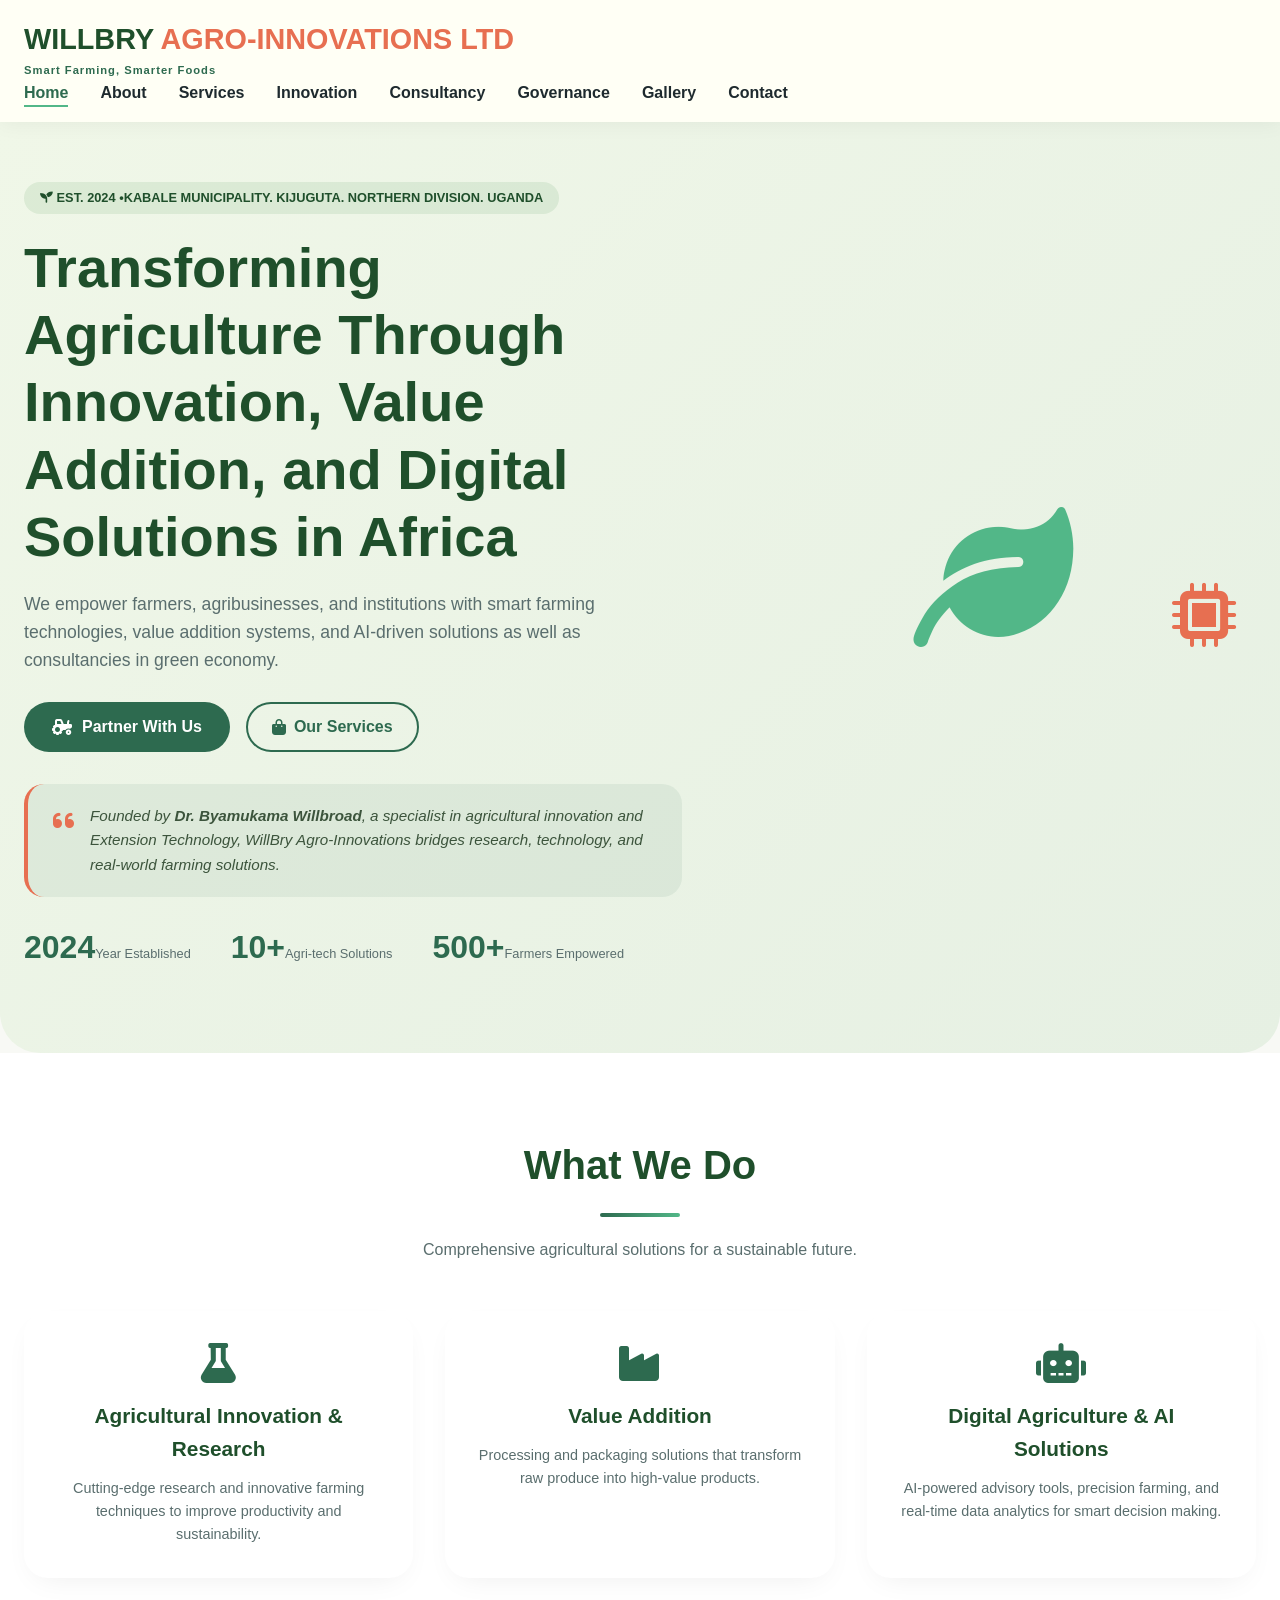
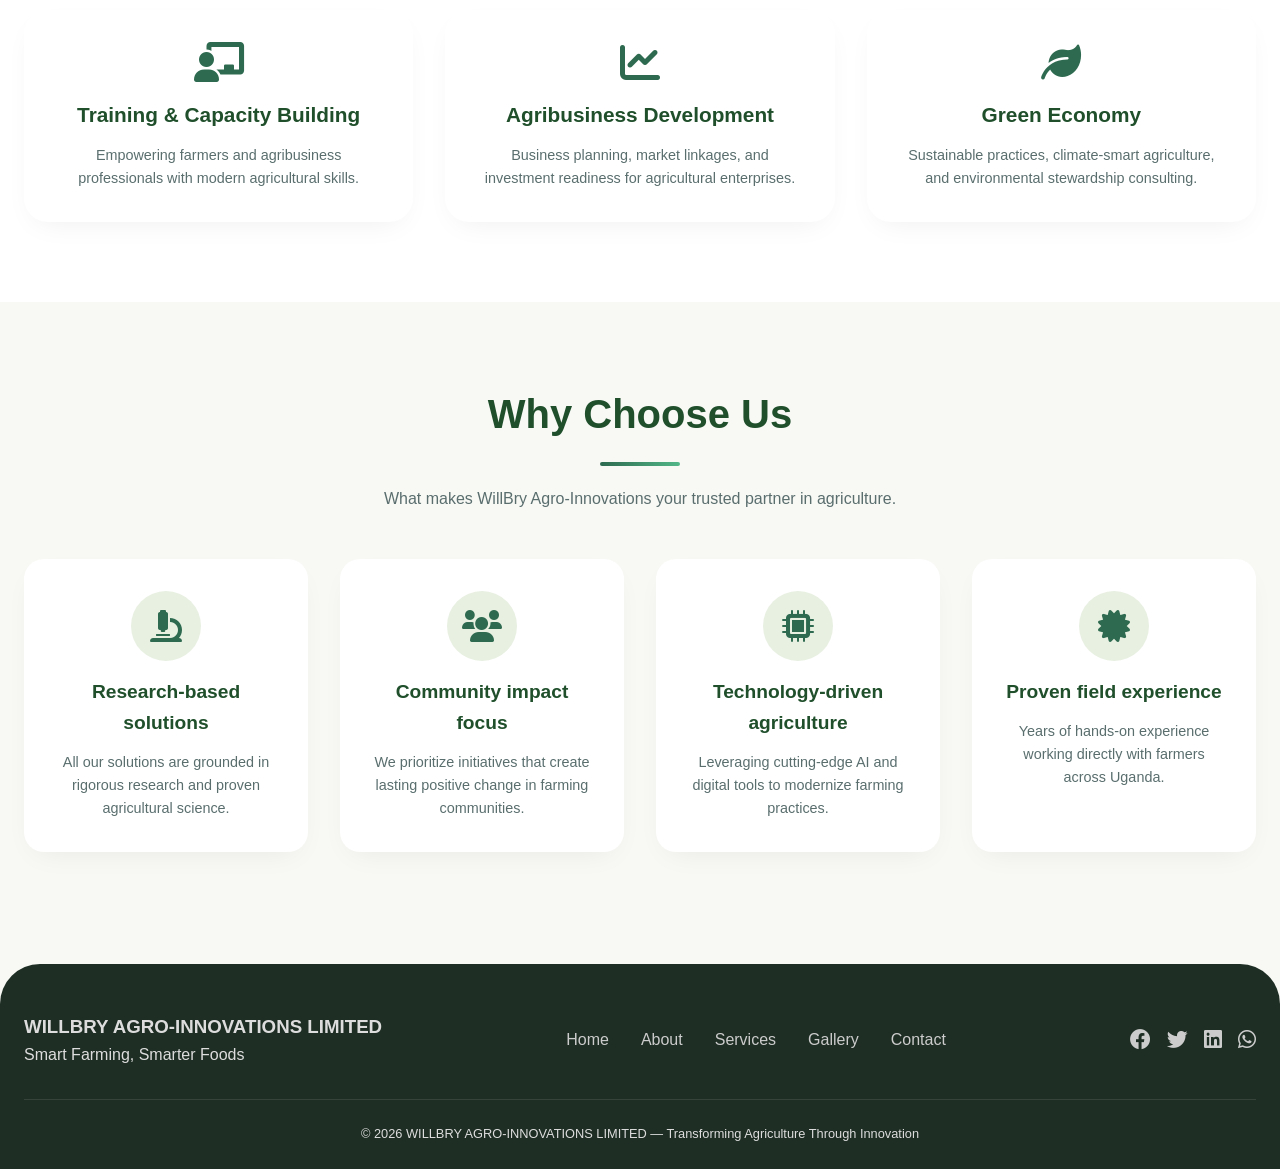
<file: index.html>
<!DOCTYPE html>
<html lang="en">

<head>
    <meta charset="UTF-8">
    <meta name="viewport" content="width=device-width, initial-scale=1.0">
    <title>WillBry Agro-Innovations | Home - Smart Farming, Smarter Foods</title>
    <meta name="description" content="WillBry Agro-Innovations Limited - Transforming Agriculture Through Innovation, Value Addition, and Digital Solutions in Africa">
    <link rel="stylesheet" href="https://cdnjs.cloudflare.com/ajax/libs/font-awesome/6.0.0-beta3/css/all.min.css">
    <link rel="stylesheet" href="css/style.css">
</head>

<body>

    <nav class="navbar">
        <div class="container nav-flex">
            <div class="logo">
                <a href="index.html">
                    <h1>WILLBRY <span class="logo-accent">AGRO-INNOVATIONS LTD</span></h1>
                    <p class="slogan">Smart Farming, Smarter Foods</p>
                </a>
            </div>
            <div class="menu-toggle" id="mobileMenu">
                <i class="fas fa-bars"></i>
            </div>
            <ul class="nav-links" id="navLinks">
                <li><a href="index.html" class="nav-link active">Home</a></li>
                <li><a href="about.html" class="nav-link">About</a></li>
                <li><a href="services.html" class="nav-link">Services</a></li>
                <li><a href="innovation.html" class="nav-link">Innovation</a></li>
                <li><a href="consultancy.html" class="nav-link">Consultancy</a></li>
                <li><a href="governance.html" class="nav-link">Governance</a></li>
                <li><a href="gallery.html" class="nav-link">Gallery</a></li>
                <li><a href="contact.html" class="nav-link">Contact</a></li>
            </ul>
        </div>
    </nav>

    <main>
        <!-- Hero Section -->
        <section class="hero">
            <div class="container hero-grid">
                <div class="hero-text">
                    <span class="tag-badge"><i class="fas fa-seedling"></i> EST. 2024 •KABALE MUNICIPALITY. KIJUGUTA. NORTHERN DIVISION. UGANDA</span>
                    <h1>Transforming Agriculture Through Innovation, Value Addition, and Digital Solutions in Africa</h1>
                    <p>We empower farmers, agribusinesses, and institutions with smart farming technologies, value addition systems, and AI-driven solutions as well as consultancies in green economy.</p>
                    <div class="hero-buttons">
                        <a href="contact.html" class="btn-primary"><i class="fas fa-tractor"></i> Partner With Us</a>
                        <a href="services.html" class="btn-outline"><i class="fas fa-shopping-bag"></i> Our Services</a>
                    </div>
                    <div class="founder-quote">
                        <i class="fas fa-quote-left"></i>
                        <p>Founded by <strong>Dr. Byamukama Willbroad</strong>, a specialist in agricultural innovation and Extension Technology, WillBry Agro-Innovations bridges research, technology, and real-world farming solutions.</p>
                    </div>
                    <div class="hero-stats">
                        <div class="stat-item"><span class="stat-number">2024</span><span class="stat-label">Year Established</span></div>
                        <div class="stat-item"><span class="stat-number">10+</span><span class="stat-label">Agri-tech Solutions</span></div>
                        <div class="stat-item"><span class="stat-number">500+</span><span class="stat-label">Farmers Empowered</span></div>
                    </div>
                </div>
                <div class="hero-image">
                    <i class="fas fa-leaf main-icon"></i>
                    <i class="fas fa-microchip chip-icon"></i>
                </div>
            </div>
        </section>

        <!-- Services Section -->
        <section class="section alt-bg">
            <div class="container">
                <div class="section-header">
                    <h2 class="section-title">What We Do</h2>
                    <div class="section-divider"></div>
                    <p class="section-subtitle">Comprehensive agricultural solutions for a sustainable future.</p>
                </div>
                <div class="services-grid">
                    <div class="service-card">
                        <i class="fas fa-flask"></i>
                        <h3>Agricultural Innovation & Research</h3>
                        <p>Cutting-edge research and innovative farming techniques to improve productivity and sustainability.</p>
                    </div>
                    <div class="service-card">
                        <i class="fas fa-industry"></i>
                        <h3>Value Addition</h3>
                        <p>Processing and packaging solutions that transform raw produce into high-value products.</p>
                    </div>
                    <div class="service-card">
                        <i class="fas fa-robot"></i>
                        <h3>Digital Agriculture & AI Solutions</h3>
                        <p>AI-powered advisory tools, precision farming, and real-time data analytics for smart decision making.</p>
                    </div>
                    <div class="service-card">
                        <i class="fas fa-chalkboard-user"></i>
                        <h3>Training & Capacity Building</h3>
                        <p>Empowering farmers and agribusiness professionals with modern agricultural skills.</p>
                    </div>
                    <div class="service-card">
                        <i class="fas fa-chart-line"></i>
                        <h3>Agribusiness Development</h3>
                        <p>Business planning, market linkages, and investment readiness for agricultural enterprises.</p>
                    </div>
                    <div class="service-card">
                        <i class="fas fa-leaf"></i>
                        <h3>Green Economy</h3>
                        <p>Sustainable practices, climate-smart agriculture, and environmental stewardship consulting.</p>
                    </div>
                </div>
            </div>
        </section>

        <!-- Why Choose Us Section -->
        <section class="section">
            <div class="container">
                <div class="section-header">
                    <h2 class="section-title">Why Choose Us</h2>
                    <div class="section-divider"></div>
                    <p class="section-subtitle">What makes WillBry Agro-Innovations your trusted partner in agriculture.</p>
                </div>
                <div class="why-choose-grid">
                    <div class="why-card">
                        <div class="why-icon"><i class="fas fa-microscope"></i></div>
                        <h3>Research-based solutions</h3>
                        <p>All our solutions are grounded in rigorous research and proven agricultural science.</p>
                    </div>
                    <div class="why-card">
                        <div class="why-icon"><i class="fas fa-users"></i></div>
                        <h3>Community impact focus</h3>
                        <p>We prioritize initiatives that create lasting positive change in farming communities.</p>
                    </div>
                    <div class="why-card">
                        <div class="why-icon"><i class="fas fa-microchip"></i></div>
                        <h3>Technology-driven agriculture</h3>
                        <p>Leveraging cutting-edge AI and digital tools to modernize farming practices.</p>
                    </div>
                    <div class="why-card">
                        <div class="why-icon"><i class="fas fa-certificate"></i></div>
                        <h3>Proven field experience</h3>
                        <p>Years of hands-on experience working directly with farmers across Uganda.</p>
                    </div>
                </div>
            </div>
        </section>
    </main>

    <footer class="footer">
        <div class="container">
            <div class="footer-content">
                <div>
                    <h3>WILLBRY AGRO-INNOVATIONS LIMITED</h3>
                    <p>Smart Farming, Smarter Foods</p>
                </div>
                <div class="footer-links">
                    <a href="index.html">Home</a>
                    <a href="about.html">About</a>
                    <a href="services.html">Services</a>
                    <a href="gallery.html">Gallery</a>
                    <a href="contact.html">Contact</a>
                </div>
                <div class="footer-social">
                    <a href="#"><i class="fab fa-facebook"></i></a>
                    <a href="#"><i class="fab fa-twitter"></i></a>
                    <a href="#"><i class="fab fa-linkedin"></i></a>
                    <a href="#"><i class="fab fa-whatsapp"></i></a>
                </div>
            </div>
            <div class="footer-bottom">
                <p>&copy; 2025 WILLBRY AGRO-INNOVATIONS LIMITED — Transforming Agriculture Through Innovation</p>
            </div>
        </div>
    </footer>

    <script src="js/main.js"></script>
</body>

</html>
</file>
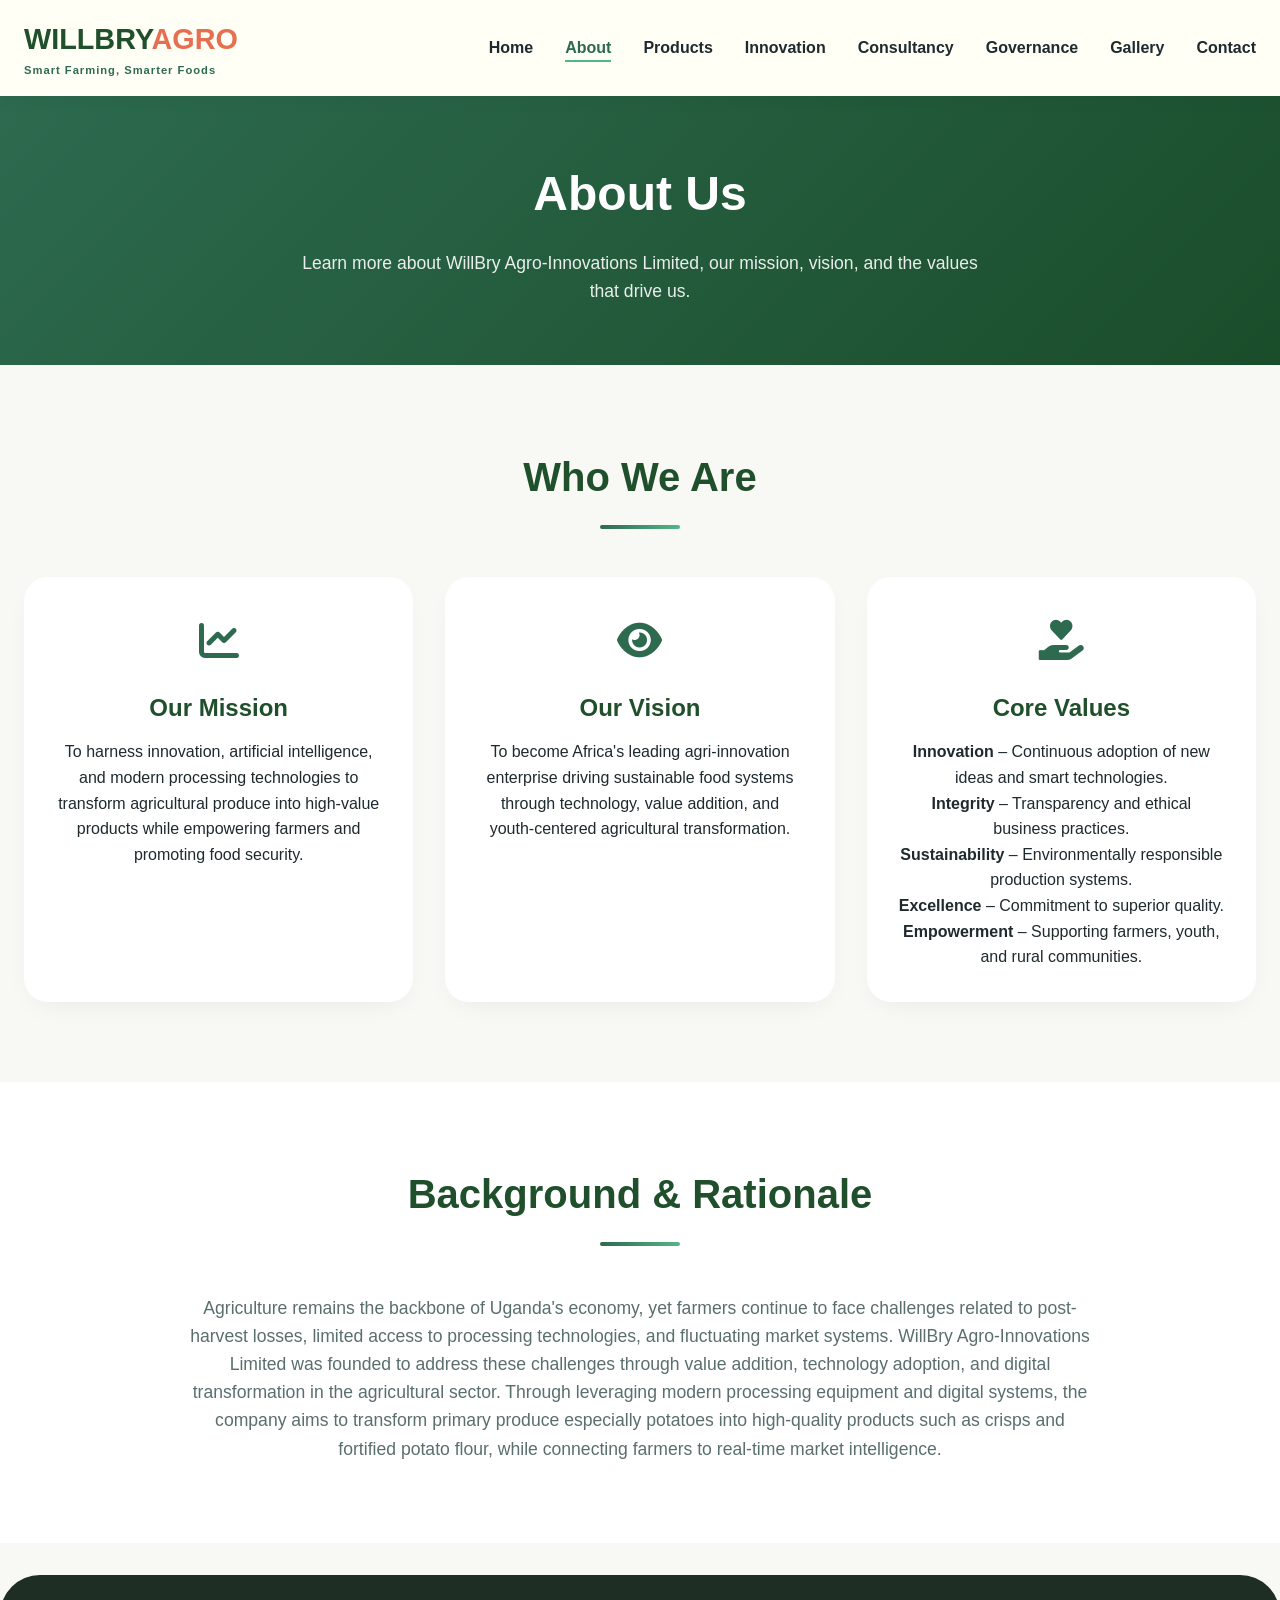
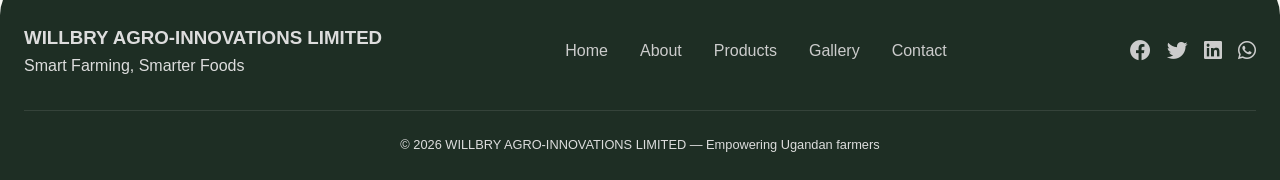
<file: about.html>
<!DOCTYPE html>
<html lang="en">
<head>
    <meta charset="UTF-8">
    <meta name="viewport" content="width=device-width, initial-scale=1.0">
    <title>WillBry Agro | About Us - Smart Farming, Smarter Foods</title>
    <link rel="stylesheet" href="https://cdnjs.cloudflare.com/ajax/libs/font-awesome/6.0.0-beta3/css/all.min.css">
    <link rel="stylesheet" href="css/style.css">
</head>
<body>

<nav class="navbar">
    <div class="container nav-flex">
        <div class="logo">
            <a href="index.html">
                <h1>WILLBRY<span class="logo-accent">AGRO</span></h1>
                <p class="slogan">Smart Farming, Smarter Foods</p>
            </a>
        </div>
        <div class="menu-toggle" id="mobileMenu">
            <i class="fas fa-bars"></i>
        </div>
        <ul class="nav-links" id="navLinks">
            <li><a href="index.html" class="nav-link">Home</a></li>
            <li><a href="about.html" class="nav-link active">About</a></li>
            <li><a href="products.html" class="nav-link">Products</a></li>
            <li><a href="innovation.html" class="nav-link">Innovation</a></li>
            <li><a href="consultancy.html" class="nav-link">Consultancy</a></li>
            <li><a href="governance.html" class="nav-link">Governance</a></li>
            <li><a href="gallery.html" class="nav-link">Gallery</a></li>
            <li><a href="contact.html" class="nav-link">Contact</a></li>
        </ul>
    </div>
</nav>

<main>
    <div class="page-banner">
        <div class="container">
            <h1>About Us</h1>
            <p>Learn more about WillBry Agro-Innovations Limited, our mission, vision, and the values that drive us.</p>
        </div>
    </div>

    <section class="section">
        <div class="container">
            <div class="section-header">
                <h2 class="section-title">Who We Are</h2>
                <div class="section-divider"></div>
            </div>
            <div class="cards-grid">
                <div class="card">
                    <div class="card-icon"><i class="fas fa-chart-line"></i></div>
                    <h3>Our Mission</h3>
                    <p>To harness innovation, artificial intelligence, and modern processing technologies to transform agricultural produce into high-value products while empowering farmers and promoting food security.</p>
                </div>
                <div class="card">
                    <div class="card-icon"><i class="fas fa-eye"></i></div>
                    <h3>Our Vision</h3>
                    <p>To become Africa's leading agri-innovation enterprise driving sustainable food systems through technology, value addition, and youth-centered agricultural transformation.</p>
                </div>
                <div class="card">
                    <div class="card-icon"><i class="fas fa-hand-holding-heart"></i></div>
                    <h3>Core Values</h3>
                    <p><strong>Innovation</strong> – Continuous adoption of new ideas and smart technologies.<br>
                    <strong>Integrity</strong> – Transparency and ethical business practices.<br>
                    <strong>Sustainability</strong> – Environmentally responsible production systems.<br>
                    <strong>Excellence</strong> – Commitment to superior quality.<br>
                    <strong>Empowerment</strong> – Supporting farmers, youth, and rural communities.</p>
                </div>
            </div>
        </div>
    </section>

    <section class="section alt-bg">
        <div class="container">
            <div class="section-header">
                <h2 class="section-title">Background & Rationale</h2>
                <div class="section-divider"></div>
            </div>
            <div style="max-width: 900px; margin: 0 auto; text-align: center;">
                <p style="font-size: 1.1rem; color: #5a6e6e;">Agriculture remains the backbone of Uganda's economy, yet farmers continue to face challenges related to post-harvest losses, limited access to processing technologies, and fluctuating market systems. WillBry Agro-Innovations Limited was founded to address these challenges through value addition, technology adoption, and digital transformation in the agricultural sector. Through leveraging modern processing equipment and digital systems, the company aims to transform primary produce especially potatoes into high-quality products such as crisps and fortified potato flour, while connecting farmers to real-time market intelligence.</p>
            </div>
        </div>
    </section>
</main>

<footer class="footer">
    <div class="container">
        <div class="footer-content">
            <div>
                <h3>WILLBRY AGRO-INNOVATIONS LIMITED</h3>
                <p>Smart Farming, Smarter Foods</p>
            </div>
            <div class="footer-links">
                <a href="index.html">Home</a>
                <a href="about.html">About</a>
                <a href="products.html">Products</a>
                <a href="gallery.html">Gallery</a>
                <a href="contact.html">Contact</a>
            </div>
            <div class="footer-social">
                <a href="#"><i class="fab fa-facebook"></i></a>
                <a href="#"><i class="fab fa-twitter"></i></a>
                <a href="#"><i class="fab fa-linkedin"></i></a>
                <a href="#"><i class="fab fa-whatsapp"></i></a>
            </div>
        </div>
        <div class="footer-bottom">
            <p>&copy; 2025 WILLBRY AGRO-INNOVATIONS LIMITED — Empowering Ugandan farmers</p>
        </div>
    </div>
</footer>

<script src="js/main.js"></script>
</body>
</html>
</file>
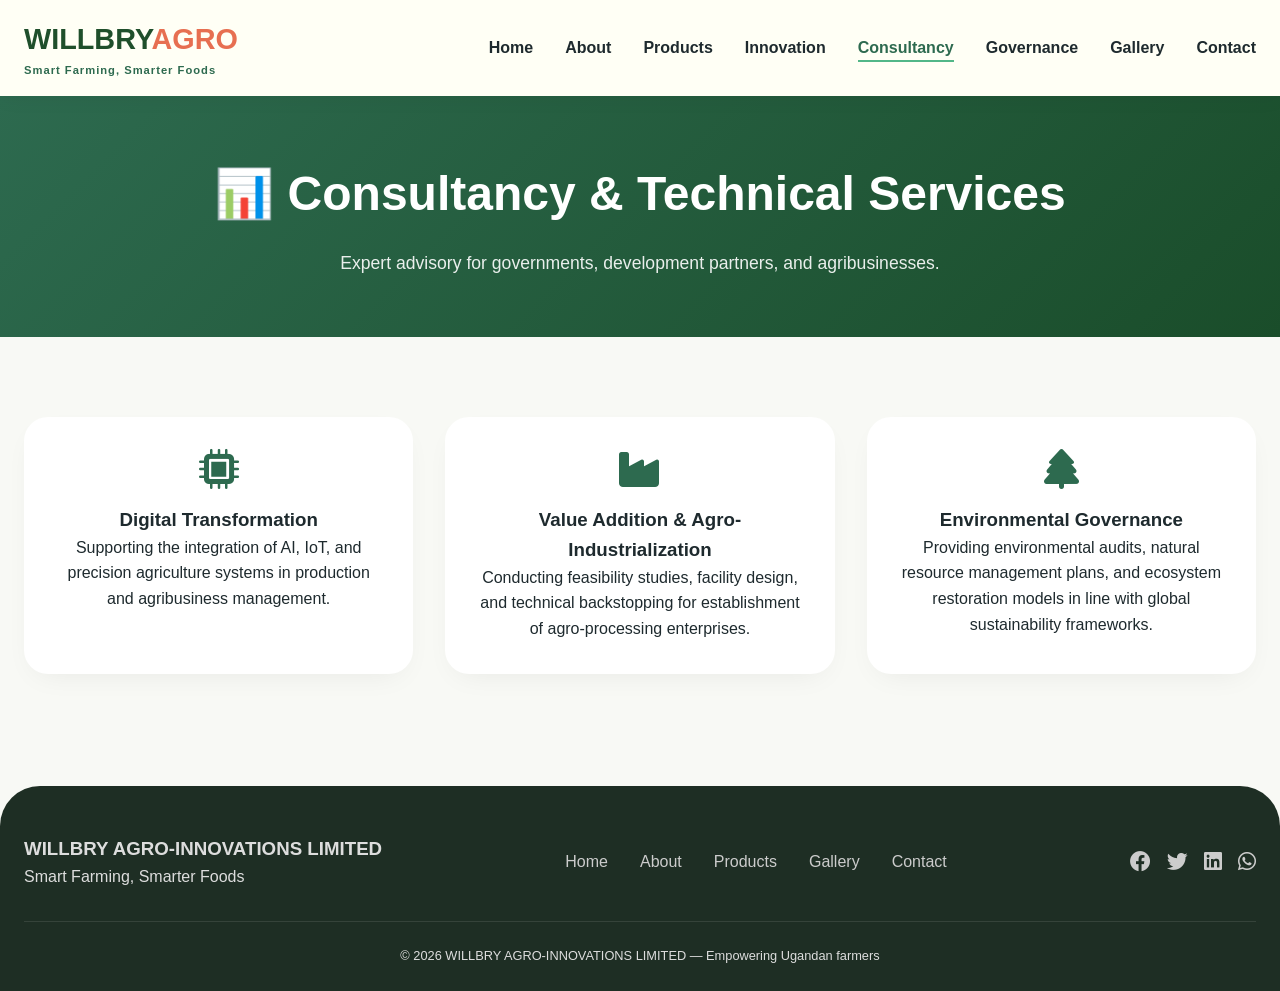
<file: consultancy.html>
<!DOCTYPE html>
<html lang="en">

<head>
    <meta charset="UTF-8">
    <meta name="viewport" content="width=device-width, initial-scale=1.0">
    <title>WillBry Agro | Consultancy - Smart Farming, Smarter Foods</title>
    <link rel="stylesheet" href="https://cdnjs.cloudflare.com/ajax/libs/font-awesome/6.0.0-beta3/css/all.min.css">
    <link rel="stylesheet" href="css/style.css">
</head>

<body>

    <nav class="navbar">
        <div class="container nav-flex">
            <div class="logo">
                <a href="index.html">
                    <h1>WILLBRY<span class="logo-accent">AGRO</span></h1>
                    <p class="slogan">Smart Farming, Smarter Foods</p>
                </a>
            </div>
            <div class="menu-toggle" id="mobileMenu">
                <i class="fas fa-bars"></i>
            </div>
            <ul class="nav-links" id="navLinks">
                <li><a href="index.html" class="nav-link">Home</a></li>
                <li><a href="about.html" class="nav-link">About</a></li>
                <li><a href="products.html" class="nav-link">Products</a></li>
                <li><a href="innovation.html" class="nav-link">Innovation</a></li>
                <li><a href="consultancy.html" class="nav-link active">Consultancy</a></li>
                <li><a href="governance.html" class="nav-link">Governance</a></li>
                <li><a href="gallery.html" class="nav-link">Gallery</a></li>
                <li><a href="contact.html" class="nav-link">Contact</a></li>
            </ul>
        </div>
    </nav>

    <main>
        <div class="page-banner">
            <div class="container">
                <h1>📊 Consultancy & Technical Services</h1>
                <p>Expert advisory for governments, development partners, and agribusinesses.</p>
            </div>
        </div>

        <section class="section">
            <div class="container">
                <div class="consultancy-grid">
                    <div class="consultancy-item">
                        <i class="fas fa-microchip"></i>
                        <h3>Digital Transformation</h3>
                        <p>Supporting the integration of AI, IoT, and precision agriculture systems in production and agribusiness management.</p>
                    </div>
                    <div class="consultancy-item">
                        <i class="fas fa-industry"></i>
                        <h3>Value Addition & Agro-Industrialization</h3>
                        <p>Conducting feasibility studies, facility design, and technical backstopping for establishment of agro-processing enterprises.</p>
                    </div>
                    <div class="consultancy-item">
                        <i class="fas fa-tree"></i>
                        <h3>Environmental Governance</h3>
                        <p>Providing environmental audits, natural resource management plans, and ecosystem restoration models in line with global sustainability frameworks.</p>
                    </div>
                </div>
            </div>
        </section>
    </main>

    <footer class="footer">
        <div class="container">
            <div class="footer-content">
                <div>
                    <h3>WILLBRY AGRO-INNOVATIONS LIMITED</h3>
                    <p>Smart Farming, Smarter Foods</p>
                </div>
                <div class="footer-links">
                    <a href="index.html">Home</a>
                    <a href="about.html">About</a>
                    <a href="products.html">Products</a>
                    <a href="gallery.html">Gallery</a>
                    <a href="contact.html">Contact</a>
                </div>
                <div class="footer-social">
                    <a href="#"><i class="fab fa-facebook"></i></a>
                    <a href="#"><i class="fab fa-twitter"></i></a>
                    <a href="#"><i class="fab fa-linkedin"></i></a>
                    <a href="#"><i class="fab fa-whatsapp"></i></a>
                </div>
            </div>
            <div class="footer-bottom">
                <p>&copy; 2025 WILLBRY AGRO-INNOVATIONS LIMITED — Empowering Ugandan farmers</p>
            </div>
        </div>
    </footer>

    <script src="js/main.js"></script>
</body>

</html>
</file>
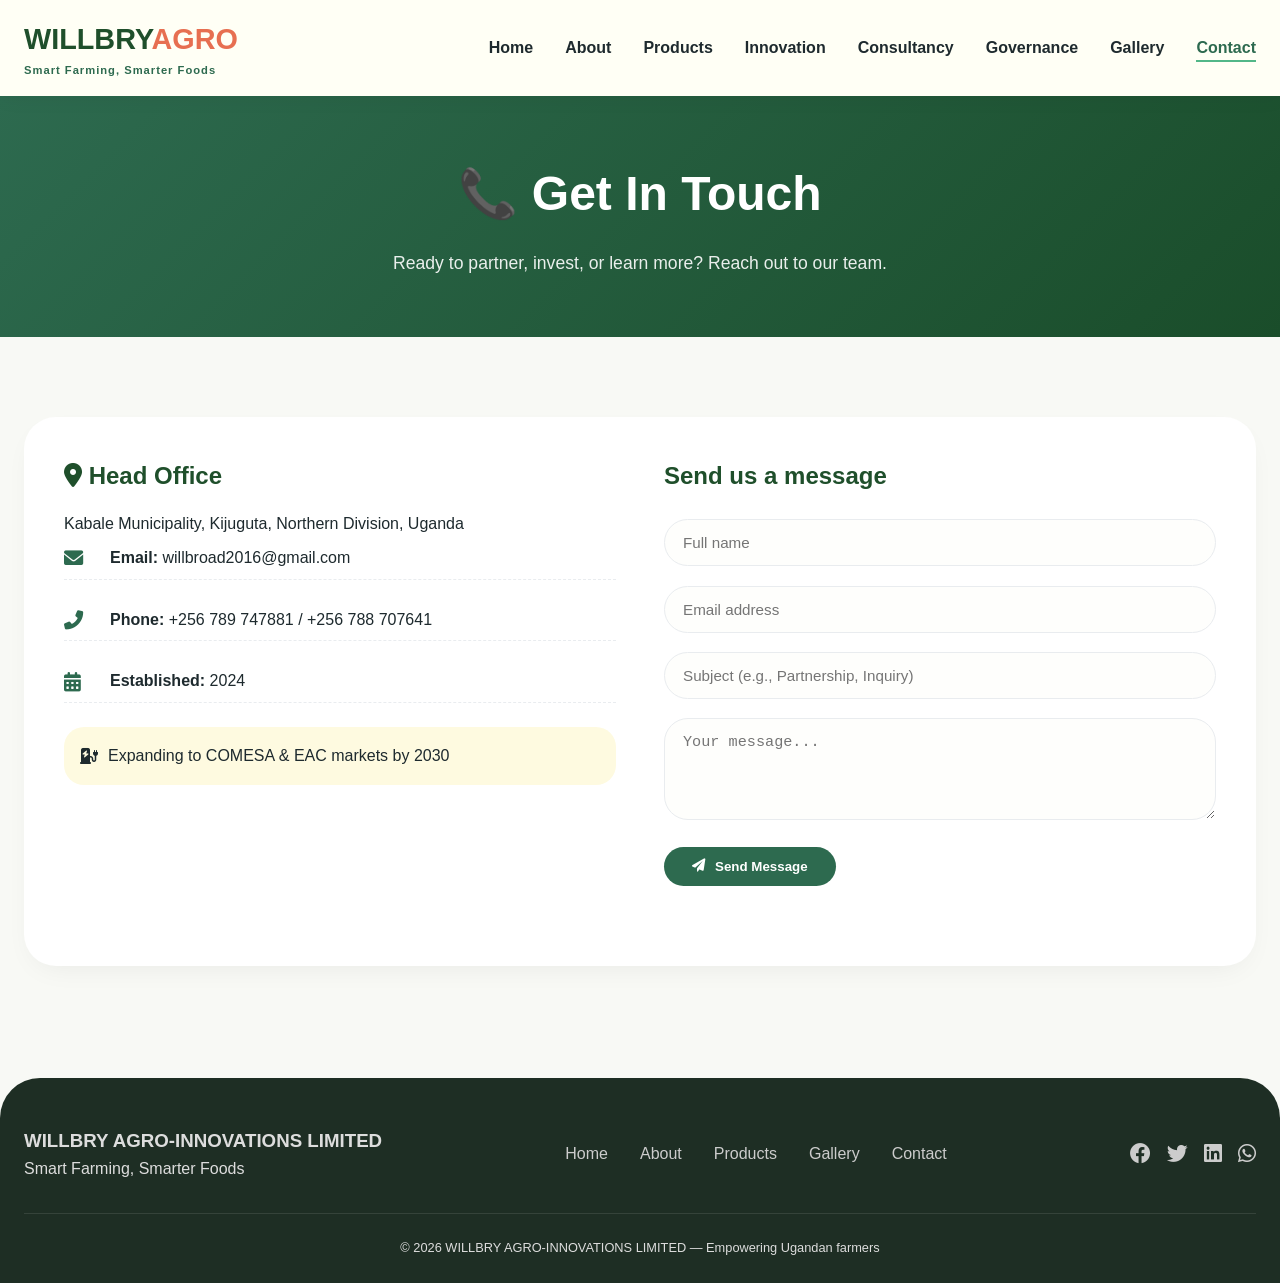
<file: contact.html>
<!DOCTYPE html>
<html lang="en">

<head>
    <meta charset="UTF-8">
    <meta name="viewport" content="width=device-width, initial-scale=1.0">
    <title>WillBry Agro | Contact - Smart Farming, Smarter Foods</title>
    <link rel="stylesheet" href="https://cdnjs.cloudflare.com/ajax/libs/font-awesome/6.0.0-beta3/css/all.min.css">
    <link rel="stylesheet" href="css/style.css">
</head>

<body>

    <nav class="navbar">
        <div class="container nav-flex">
            <div class="logo">
                <a href="index.html">
                    <h1>WILLBRY<span class="logo-accent">AGRO</span></h1>
                    <p class="slogan">Smart Farming, Smarter Foods</p>
                </a>
            </div>
            <div class="menu-toggle" id="mobileMenu">
                <i class="fas fa-bars"></i>
            </div>
            <ul class="nav-links" id="navLinks">
                <li><a href="index.html" class="nav-link">Home</a></li>
                <li><a href="about.html" class="nav-link">About</a></li>
                <li><a href="products.html" class="nav-link">Products</a></li>
                <li><a href="innovation.html" class="nav-link">Innovation</a></li>
                <li><a href="consultancy.html" class="nav-link">Consultancy</a></li>
                <li><a href="governance.html" class="nav-link">Governance</a></li>
                <li><a href="gallery.html" class="nav-link">Gallery</a></li>
                <li><a href="contact.html" class="nav-link active">Contact</a></li>
            </ul>
        </div>
    </nav>

    <main>
        <div class="page-banner">
            <div class="container">
                <h1>📞 Get In Touch</h1>
                <p>Ready to partner, invest, or learn more? Reach out to our team.</p>
            </div>
        </div>

        <section class="section">
            <div class="container">
                <div class="contact-wrapper">
                    <div class="contact-info">
                        <h3><i class="fas fa-map-marker-alt"></i> Head Office</h3>
                        <p>Kabale Municipality, Kijuguta, Northern Division, Uganda</p>
                        <div class="contact-detail">
                            <i class="fas fa-envelope"></i>
                            <div><strong>Email:</strong> willbroad2016@gmail.com</div>
                        </div>
                        <div class="contact-detail">
                            <i class="fas fa-phone-alt"></i>
                            <div><strong>Phone:</strong> +256 789 747881 / +256 788 707641</div>
                        </div>
                        <div class="contact-detail">
                            <i class="fas fa-calendar-alt"></i>
                            <div><strong>Established:</strong> 2024</div>
                        </div>
                        <div class="future-badge">
                            <i class="fas fa-charging-station"></i>
                            <span>Expanding to COMESA & EAC markets by 2030</span>
                        </div>
                    </div>
                    <div class="contact-form-container">
                        <h3>Send us a message</h3>
                        <form id="contactForm" action="https://formsubmit.co/willbroad2016@gmail.com" method="POST">
                            <input type="hidden" name="_captcha" value="false">
                            <input type="hidden" name="_next" value="#">
                            <input type="hidden" name="_subject" value="New Inquiry - WillBry Agro Website">
                            <div class="form-group">
                                <input type="text" name="name" placeholder="Full name" required>
                            </div>
                            <div class="form-group">
                                <input type="email" name="email" placeholder="Email address" required>
                            </div>
                            <div class="form-group">
                                <input type="text" name="subject" placeholder="Subject (e.g., Partnership, Inquiry)" required>
                            </div>
                            <div class="form-group">
                                <textarea name="message" rows="4" placeholder="Your message..." required></textarea>
                            </div>
                            <button type="submit" class="btn-primary"><i class="fas fa-paper-plane"></i> Send Message</button>
                            <div id="formStatus" class="form-status"></div>
                        </form>
                    </div>
                </div>
            </div>
        </section>
    </main>

    <footer class="footer">
        <div class="container">
            <div class="footer-content">
                <div>
                    <h3>WILLBRY AGRO-INNOVATIONS LIMITED</h3>
                    <p>Smart Farming, Smarter Foods</p>
                </div>
                <div class="footer-links">
                    <a href="index.html">Home</a>
                    <a href="about.html">About</a>
                    <a href="products.html">Products</a>
                    <a href="gallery.html">Gallery</a>
                    <a href="contact.html">Contact</a>
                </div>
                <div class="footer-social">
                    <a href="#"><i class="fab fa-facebook"></i></a>
                    <a href="#"><i class="fab fa-twitter"></i></a>
                    <a href="#"><i class="fab fa-linkedin"></i></a>
                    <a href="#"><i class="fab fa-whatsapp"></i></a>
                </div>
            </div>
            <div class="footer-bottom">
                <p>&copy; 2025 WILLBRY AGRO-INNOVATIONS LIMITED — Empowering Ugandan farmers</p>
            </div>
        </div>
    </footer>

    <script src="js/main.js"></script>
</body>

</html>
</file>
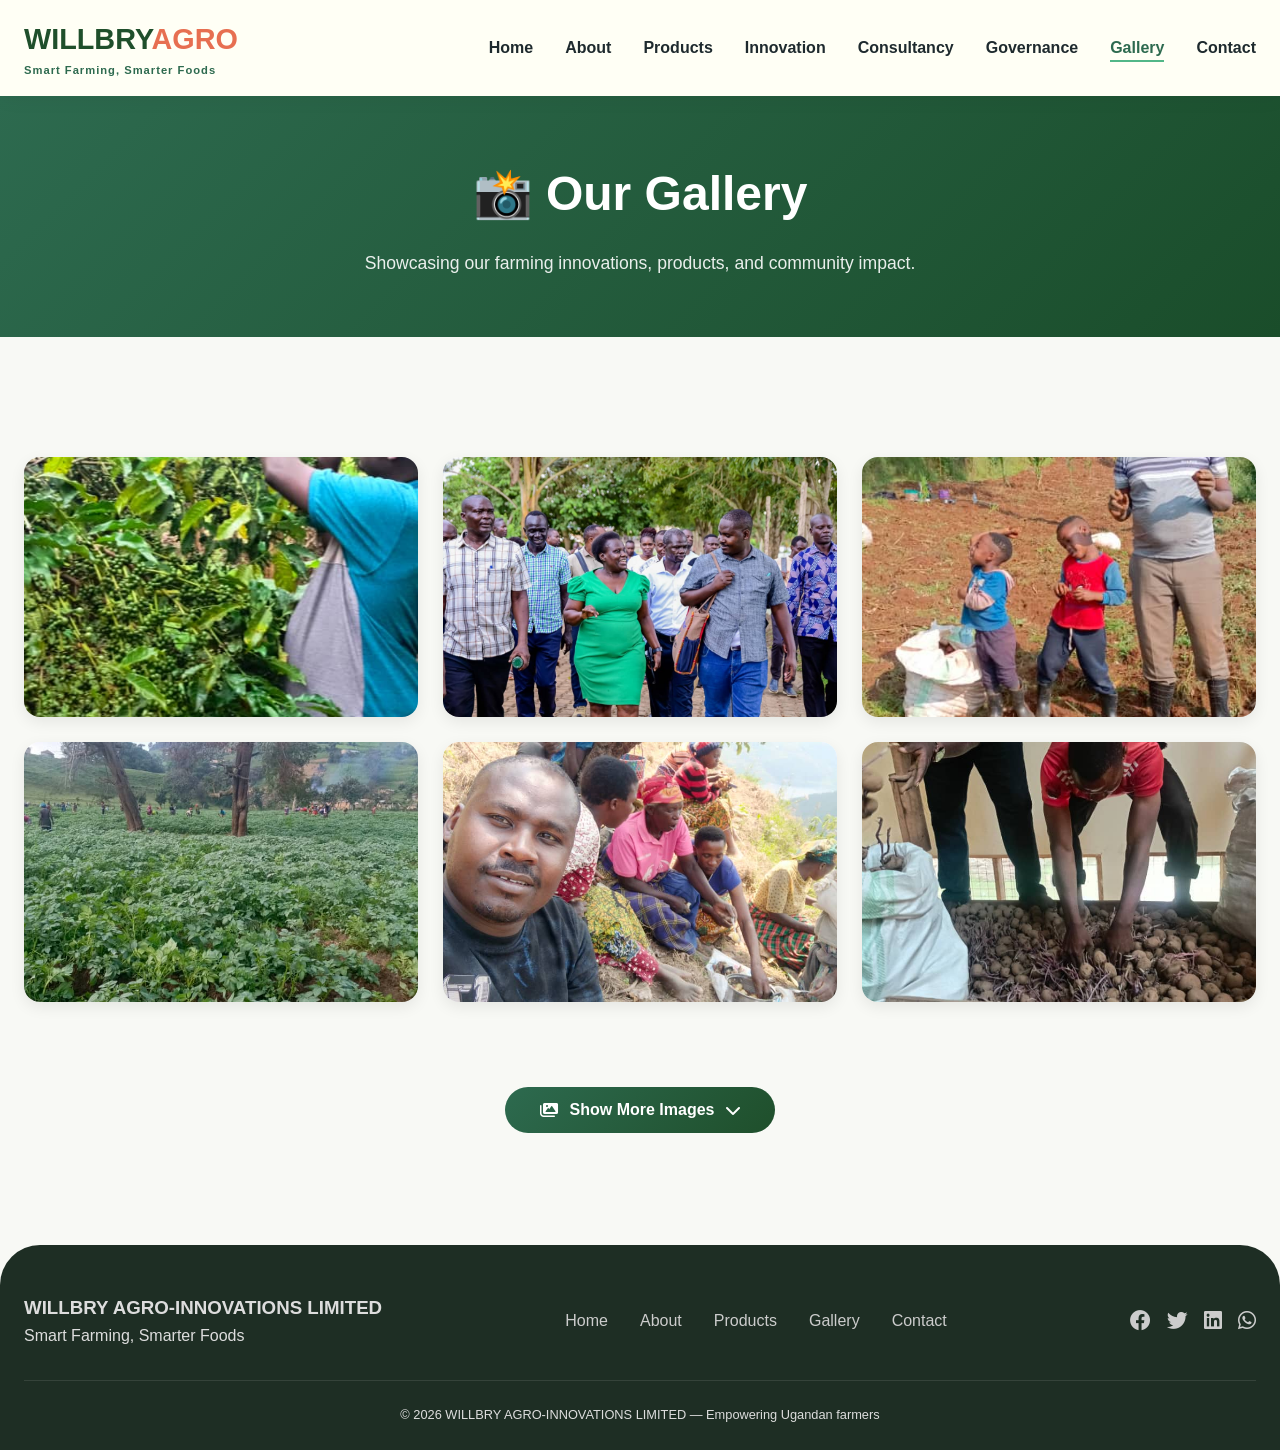
<file: gallery.html>
<!DOCTYPE html>
<html lang="en">

<head>
    <meta charset="UTF-8">
    <meta name="viewport" content="width=device-width, initial-scale=1.0">
    <title>WillBry Agro | Gallery - Smart Farming, Smarter Foods</title>
    <link rel="stylesheet" href="https://cdnjs.cloudflare.com/ajax/libs/font-awesome/6.0.0-beta3/css/all.min.css">
    <link rel="stylesheet" href="css/style.css">
</head>

<body>

    <nav class="navbar">
        <div class="container nav-flex">
            <div class="logo">
                <a href="index.html">
                    <h1>WILLBRY<span class="logo-accent">AGRO</span></h1>
                    <p class="slogan">Smart Farming, Smarter Foods</p>
                </a>
            </div>
            <div class="menu-toggle" id="mobileMenu">
                <i class="fas fa-bars"></i>
            </div>
            <ul class="nav-links" id="navLinks">
                <li><a href="index.html" class="nav-link">Home</a></li>
                <li><a href="about.html" class="nav-link">About</a></li>
                <li><a href="products.html" class="nav-link">Products</a></li>
                <li><a href="innovation.html" class="nav-link">Innovation</a></li>
                <li><a href="consultancy.html" class="nav-link">Consultancy</a></li>
                <li><a href="governance.html" class="nav-link">Governance</a></li>
                <li><a href="gallery.html" class="nav-link active">Gallery</a></li>
                <li><a href="contact.html" class="nav-link">Contact</a></li>
            </ul>
        </div>
    </nav>

    <main>
        <div class="page-banner">
            <div class="container">
                <h1>📸 Our Gallery</h1>
                <p>Showcasing our farming innovations, products, and community impact.</p>
            </div>
        </div>

        <section class="section">
            <div class="container">
                <div class="gallery-grid">
                    <!-- FIRST 6 IMAGES - Always visible -->
                    <div class="gallery-item">
                        <img src="images/coffee.jpg" alt="Coffee farming">
                        <div class="image-caption">☕ Coffee Harvest Season - Premium Arabica beans</div>
                    </div>
                    <div class="gallery-item">
                        <img src="images/com.jpg" alt="Community work">
                        <div class="image-caption">🤝 Community Engagement - Working together for better farming</div>
                    </div>
                    <div class="gallery-item">
                        <img src="images/crd.jpg" alt="Credit program">
                        <div class="image-caption">👧🌱 Young Children in Farming - Empowering young farmers</div>
                    </div>
                    <div class="gallery-item">
                        <img src="images/farm.jpg" alt="Farm landscape">
                        <div class="image-caption">🌾 Smart Farm Landscape - Sustainable agriculture in action</div>
                    </div>
                    <div class="gallery-item">
                        <img src="images/habit.jpg" alt="Habitat">
                        <div class="image-caption">🏡 Rural Habitat - Supporting farming communities</div>
                    </div>
                    <div class="gallery-item">
                        <img src="images/harevsty.jpg" alt="Planting time">
                        <div class="image-caption">🌱 Quality Seeds - Irish seedlings ready for planting</div>
                    </div>

                    <!-- REMAINING IMAGES - Hidden initially -->
                    <div class="gallery-item hidden-item">
                        <img src="images/harve.jpg" alt="stock">
                        <div class="image-caption">🥔 Irish Seedlings - Well stocked and ready for distribution</div>
                    </div>
                    <div class="gallery-item hidden-item">
                        <img src="images/teach.jpg" alt="Sensitization">
                        <div class="image-caption">📢 Community Sensitization - Teaching modern farming techniques</div>
                    </div>
                    <div class="gallery-item hidden-item">
                        <img src="images/hey.jpg" alt="Greeting">
                        <div class="image-caption">👋 Welcome to WillBry - Smart Farming, Smarter Foods</div>
                    </div>
                    <div class="gallery-item hidden-item">
                        <img src="images/IMG-2026041.jpg" alt="Farm activity">
                        <div class="image-caption">🌱 Young Farmers - The future of Ugandan agriculture</div>
                    </div>
                    <div class="gallery-item hidden-item">
                        <img src="images/IMG-20260413.jpg" alt="yields">
                        <div class="image-caption">🥔 Irish Harvests - Quality Irish potato yields</div>
                    </div>
                    <div class="gallery-item hidden-item">
                        <img src="images/img.jpg" alt="Farm image">
                        <div class="image-caption">🌿 Ready Crops - Harvesting Time</div>
                    </div>
                    <div class="gallery-item hidden-item">
                        <img src="images/imgg.jpg" alt="Gallery image">
                        <div class="image-caption">📊 Farm Management - Professional agricultural practices</div>
                    </div>
                    <div class="gallery-item hidden-item">
                        <img src="images/imghy.jpg" alt="Farm workers">
                        <div class="image-caption">👨‍🌾 Dedicated Workers - Our hardworking farming team</div>
                    </div>
                    <div class="gallery-item hidden-item">
                        <img src="images/imh.jpg" alt="Farm scene">
                        <div class="image-caption">🌅 Morning at the Farm - Starting the day with purpose</div>
                    </div>
                    <div class="gallery-item hidden-item">
                        <img src="images/wk.jpg" alt="Work in progress">
                        <div class="image-caption">🔧 Innovation in Action - Implementing new technologies</div>
                    </div>
                    <div class="gallery-item hidden-item">
                        <img src="images/imhfg.jpg" alt="Farm field">
                        <div class="image-caption">🌾 Golden Fields - Ready for harvest season</div>
                    </div>
                    <div class="gallery-item hidden-item">
                        <img src="images/kiidd.jpg" alt="Kids farming">
                        <div class="image-caption">📚 Piggery - Healthy local foods for pigs</div>
                    </div>
                    <div class="gallery-item hidden-item">
                        <img src="images/maize.jpg" alt="Maize harvest">
                        <div class="image-caption">🌽 Maize Production - High-yield farming results</div>
                    </div>
                    <div class="gallery-item hidden-item">
                        <img src="images/mgt.jpg" alt="Management">
                        <div class="image-caption">📋 Farm Management - Organized and efficient operations</div>
                    </div>
                    <div class="gallery-item hidden-item">
                        <img src="images/pig.jpg" alt="Pig farming">
                        <div class="image-caption">🐷 Livestock Farming - Healthy piggery management</div>
                    </div>
                    <div class="gallery-item hidden-item">
                        <img src="images/pigg.jpg" alt="Piggery">
                        <div class="image-caption">🏠 Modern Piggery - Sustainable livestock practices</div>
                    </div>
                    <div class="gallery-item hidden-item">
                        <img src="images/teach.jpg" alt="Training">
                        <div class="image-caption">🎓 Training Young Farmers - Enforcing modern ways of farming</div>
                    </div>
                    <div class="gallery-item hidden-item">
                        <img src="images/weeding.jpg" alt="Weeding activity">
                        <div class="image-caption">🧑‍🌾 Farm Maintenance - Careful weeding for better yields</div>
                    </div>
                    <div class="gallery-item hidden-item">
                        <img src="images/Nakivarle (1).jpg" alt="Weeding activity">
                        <div class="image-caption">🧑‍🌾Meet Nakivale community- Our Nakivale refugee camp about black soldier fly(BSF) farming contracted by shared by Shared Action and Agape Innovations</div>
                    </div>
                    <div class="gallery-item hidden-item">
                        <img src="images/Nakivarle (2).jpg" alt="Weeding activity">
                        <div class="image-caption">🧑‍🌾 Contracted to do A feasibility study for BSF farming in Nakivale refugee camp</div>
                    </div>
                    <div class="gallery-item hidden-item">
                        <img src="images/Nakivarle (5).jpg" alt="Weeding activity">
                        <div class="image-caption">🧑‍🌾 Feasibility Study - Analyzing potential for BSF farming in Nakivale</div>
                    </div>
                </div>

                <div style="text-align: center; margin-top: 45px;">
                    <button id="showMoreBtn">
                    <i class="fas fa-images"></i> Show More Images <i class="fas fa-chevron-down"></i>
                </button>
                </div>
            </div>
        </section>
    </main>

    <footer class="footer">
        <div class="container">
            <div class="footer-content">
                <div>
                    <h3>WILLBRY AGRO-INNOVATIONS LIMITED</h3>
                    <p>Smart Farming, Smarter Foods</p>
                </div>
                <div class="footer-links">
                    <a href="index.html">Home</a>
                    <a href="about.html">About</a>
                    <a href="products.html">Products</a>
                    <a href="gallery.html">Gallery</a>
                    <a href="contact.html">Contact</a>
                </div>
                <div class="footer-social">
                    <a href="#"><i class="fab fa-facebook"></i></a>
                    <a href="#"><i class="fab fa-twitter"></i></a>
                    <a href="#"><i class="fab fa-linkedin"></i></a>
                    <a href="#"><i class="fab fa-whatsapp"></i></a>
                </div>
            </div>
            <div class="footer-bottom">
                <p>&copy; 2025 WILLBRY AGRO-INNOVATIONS LIMITED — Empowering Ugandan farmers</p>
            </div>
        </div>
    </footer>

    <script src="js/main.js"></script>
</body>

</html>
</file>
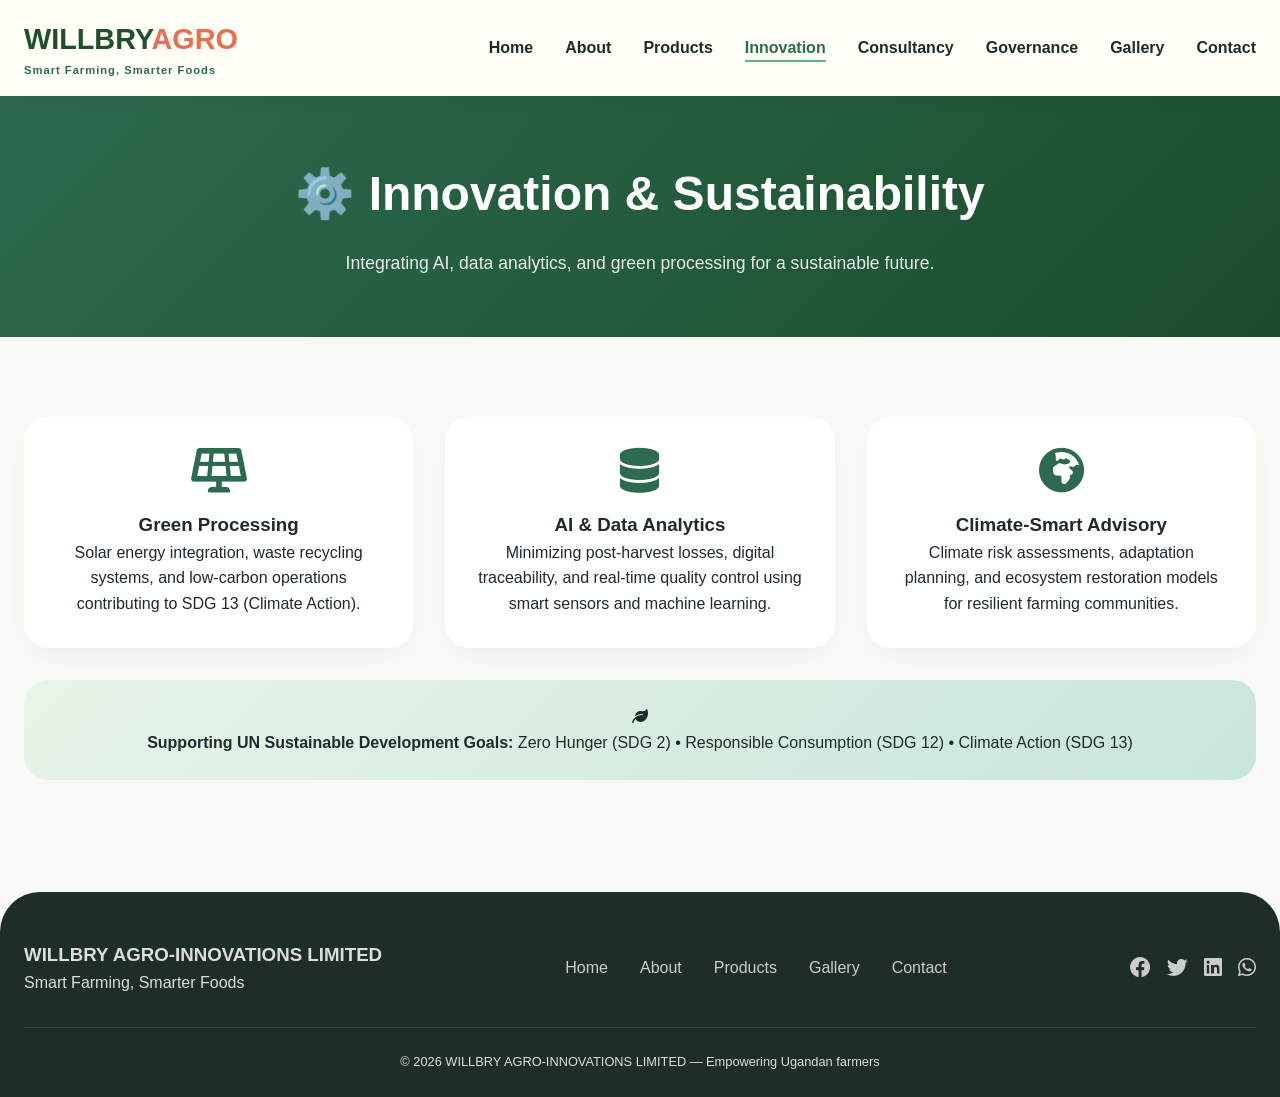
<file: innovation.html>
<!DOCTYPE html>
<html lang="en">
<head>
    <meta charset="UTF-8">
    <meta name="viewport" content="width=device-width, initial-scale=1.0">
    <title>WillBry Agro | Innovation - Smart Farming, Smarter Foods</title>
    <link rel="stylesheet" href="https://cdnjs.cloudflare.com/ajax/libs/font-awesome/6.0.0-beta3/css/all.min.css">
    <link rel="stylesheet" href="css/style.css">
</head>
<body>

<nav class="navbar">
    <div class="container nav-flex">
        <div class="logo">
            <a href="index.html">
                <h1>WILLBRY<span class="logo-accent">AGRO</span></h1>
                <p class="slogan">Smart Farming, Smarter Foods</p>
            </a>
        </div>
        <div class="menu-toggle" id="mobileMenu">
            <i class="fas fa-bars"></i>
        </div>
        <ul class="nav-links" id="navLinks">
            <li><a href="index.html" class="nav-link">Home</a></li>
            <li><a href="about.html" class="nav-link">About</a></li>
            <li><a href="products.html" class="nav-link">Products</a></li>
            <li><a href="innovation.html" class="nav-link active">Innovation</a></li>
            <li><a href="consultancy.html" class="nav-link">Consultancy</a></li>
            <li><a href="governance.html" class="nav-link">Governance</a></li>
            <li><a href="gallery.html" class="nav-link">Gallery</a></li>
            <li><a href="contact.html" class="nav-link">Contact</a></li>
        </ul>
    </div>
</nav>

<main>
    <div class="page-banner">
        <div class="container">
            <h1>⚙️ Innovation & Sustainability</h1>
            <p>Integrating AI, data analytics, and green processing for a sustainable future.</p>
        </div>
    </div>

    <section class="section">
        <div class="container">
            <div class="innovation-grid">
                <div class="innovation-card">
                    <i class="fas fa-solar-panel"></i>
                    <h3>Green Processing</h3>
                    <p>Solar energy integration, waste recycling systems, and low-carbon operations contributing to SDG 13 (Climate Action).</p>
                </div>
                <div class="innovation-card">
                    <i class="fas fa-database"></i>
                    <h3>AI & Data Analytics</h3>
                    <p>Minimizing post-harvest losses, digital traceability, and real-time quality control using smart sensors and machine learning.</p>
                </div>
                <div class="innovation-card">
                    <i class="fas fa-globe-africa"></i>
                    <h3>Climate-Smart Advisory</h3>
                    <p>Climate risk assessments, adaptation planning, and ecosystem restoration models for resilient farming communities.</p>
                </div>
            </div>
            <div class="sdg-banner">
                <i class="fas fa-leaf"></i>
                <p><strong>Supporting UN Sustainable Development Goals:</strong> Zero Hunger (SDG 2) • Responsible Consumption (SDG 12) • Climate Action (SDG 13)</p>
            </div>
        </div>
    </section>
</main>

<footer class="footer">
    <div class="container">
        <div class="footer-content">
            <div>
                <h3>WILLBRY AGRO-INNOVATIONS LIMITED</h3>
                <p>Smart Farming, Smarter Foods</p>
            </div>
            <div class="footer-links">
                <a href="index.html">Home</a>
                <a href="about.html">About</a>
                <a href="products.html">Products</a>
                <a href="gallery.html">Gallery</a>
                <a href="contact.html">Contact</a>
            </div>
            <div class="footer-social">
                <a href="#"><i class="fab fa-facebook"></i></a>
                <a href="#"><i class="fab fa-twitter"></i></a>
                <a href="#"><i class="fab fa-linkedin"></i></a>
                <a href="#"><i class="fab fa-whatsapp"></i></a>
            </div>
        </div>
        <div class="footer-bottom">
            <p>&copy; 2025 WILLBRY AGRO-INNOVATIONS LIMITED — Empowering Ugandan farmers</p>
        </div>
    </div>
</footer>

<script src="js/main.js"></script>
</body>
</html>
</file>
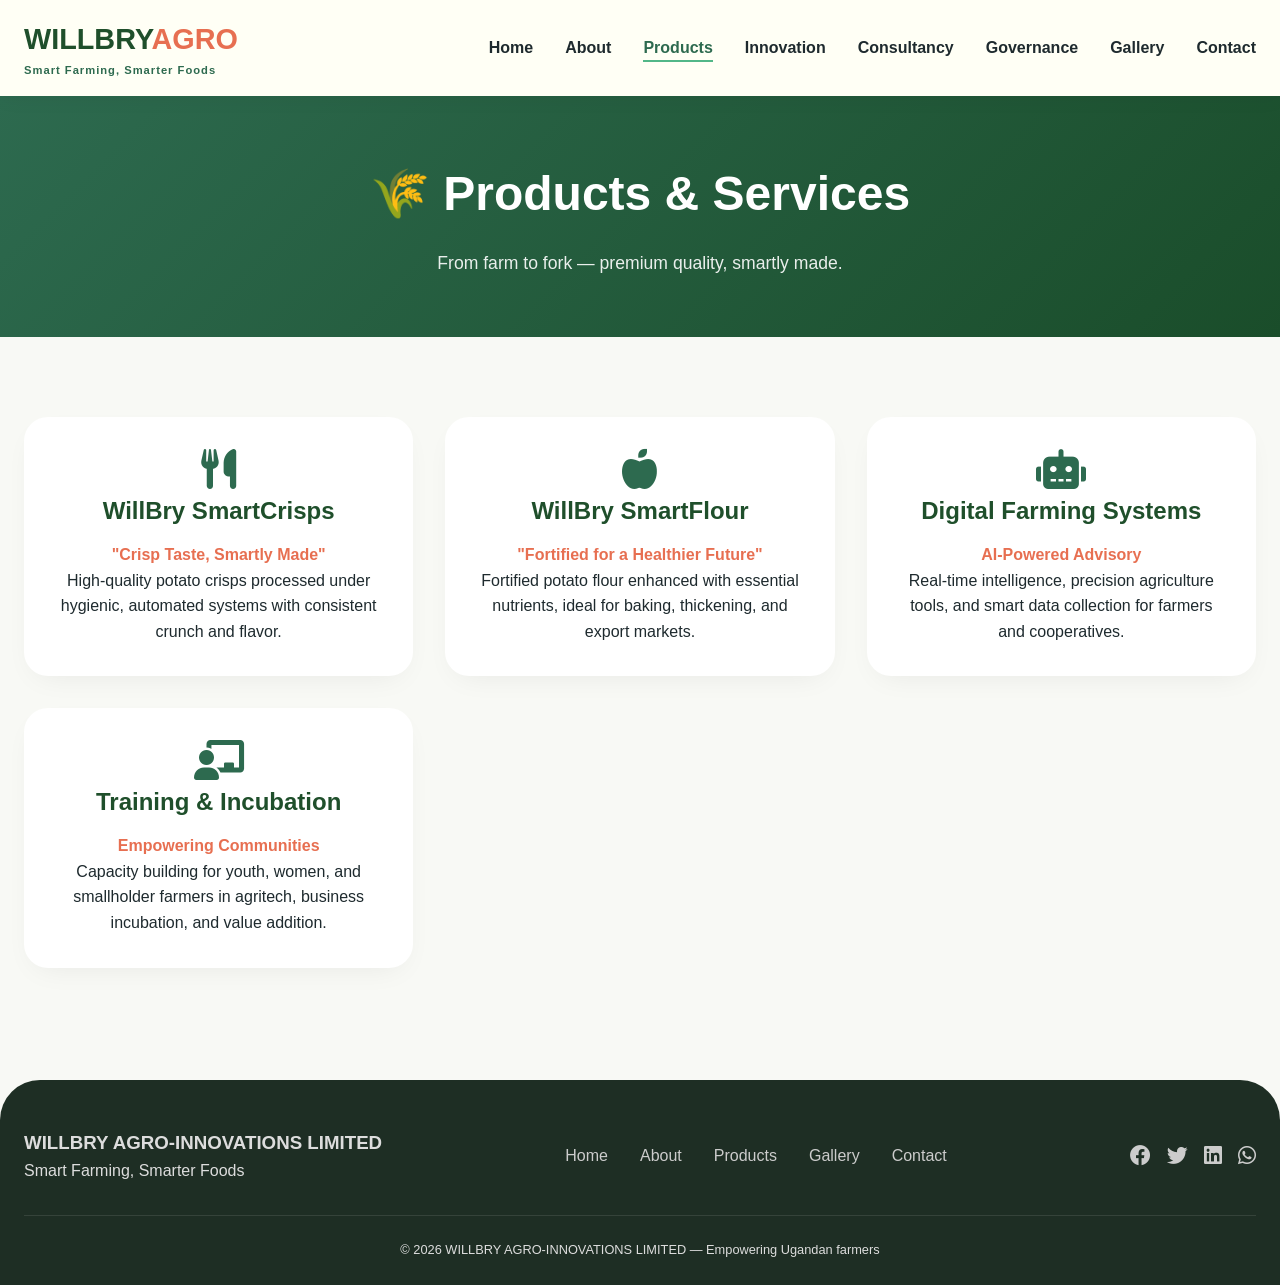
<file: products.html>
<!DOCTYPE html>
<html lang="en">
<head>
    <meta charset="UTF-8">
    <meta name="viewport" content="width=device-width, initial-scale=1.0">
    <title>WillBry Agro | Products - Smart Farming, Smarter Foods</title>
    <link rel="stylesheet" href="https://cdnjs.cloudflare.com/ajax/libs/font-awesome/6.0.0-beta3/css/all.min.css">
    <link rel="stylesheet" href="css/style.css">
</head>
<body>

<nav class="navbar">
    <div class="container nav-flex">
        <div class="logo">
            <a href="index.html">
                <h1>WILLBRY<span class="logo-accent">AGRO</span></h1>
                <p class="slogan">Smart Farming, Smarter Foods</p>
            </a>
        </div>
        <div class="menu-toggle" id="mobileMenu">
            <i class="fas fa-bars"></i>
        </div>
        <ul class="nav-links" id="navLinks">
            <li><a href="index.html" class="nav-link">Home</a></li>
            <li><a href="about.html" class="nav-link">About</a></li>
            <li><a href="products.html" class="nav-link active">Products</a></li>
            <li><a href="innovation.html" class="nav-link">Innovation</a></li>
            <li><a href="consultancy.html" class="nav-link">Consultancy</a></li>
            <li><a href="governance.html" class="nav-link">Governance</a></li>
            <li><a href="gallery.html" class="nav-link">Gallery</a></li>
            <li><a href="contact.html" class="nav-link">Contact</a></li>
        </ul>
    </div>
</nav>

<main>
    <div class="page-banner">
        <div class="container">
            <h1>🌾 Products & Services</h1>
            <p>From farm to fork — premium quality, smartly made.</p>
        </div>
    </div>

    <section class="section">
        <div class="container">
            <div class="cards-grid">
                <div class="card">
                    <i class="fas fa-utensils" style="font-size: 2.5rem; color: #2d6a4f;"></i>
                    <h3>WillBry SmartCrisps</h3>
                    <p style="color: #e76f51; font-weight: 600;">"Crisp Taste, Smartly Made"</p>
                    <p>High-quality potato crisps processed under hygienic, automated systems with consistent crunch and flavor.</p>
                </div>
                <div class="card">
                    <i class="fas fa-apple-alt" style="font-size: 2.5rem; color: #2d6a4f;"></i>
                    <h3>WillBry SmartFlour</h3>
                    <p style="color: #e76f51; font-weight: 600;">"Fortified for a Healthier Future"</p>
                    <p>Fortified potato flour enhanced with essential nutrients, ideal for baking, thickening, and export markets.</p>
                </div>
                <div class="card">
                    <i class="fas fa-robot" style="font-size: 2.5rem; color: #2d6a4f;"></i>
                    <h3>Digital Farming Systems</h3>
                    <p style="color: #e76f51; font-weight: 600;">AI-Powered Advisory</p>
                    <p>Real-time intelligence, precision agriculture tools, and smart data collection for farmers and cooperatives.</p>
                </div>
                <div class="card">
                    <i class="fas fa-chalkboard-user" style="font-size: 2.5rem; color: #2d6a4f;"></i>
                    <h3>Training & Incubation</h3>
                    <p style="color: #e76f51; font-weight: 600;">Empowering Communities</p>
                    <p>Capacity building for youth, women, and smallholder farmers in agritech, business incubation, and value addition.</p>
                </div>
            </div>
        </div>
    </section>
</main>

<footer class="footer">
    <div class="container">
        <div class="footer-content">
            <div>
                <h3>WILLBRY AGRO-INNOVATIONS LIMITED</h3>
                <p>Smart Farming, Smarter Foods</p>
            </div>
            <div class="footer-links">
                <a href="index.html">Home</a>
                <a href="about.html">About</a>
                <a href="products.html">Products</a>
                <a href="gallery.html">Gallery</a>
                <a href="contact.html">Contact</a>
            </div>
            <div class="footer-social">
                <a href="#"><i class="fab fa-facebook"></i></a>
                <a href="#"><i class="fab fa-twitter"></i></a>
                <a href="#"><i class="fab fa-linkedin"></i></a>
                <a href="#"><i class="fab fa-whatsapp"></i></a>
            </div>
        </div>
        <div class="footer-bottom">
            <p>&copy; 2025 WILLBRY AGRO-INNOVATIONS LIMITED — Empowering Ugandan farmers</p>
        </div>
    </div>
</footer>

<script src="js/main.js"></script>
</body>
</html>
</file>
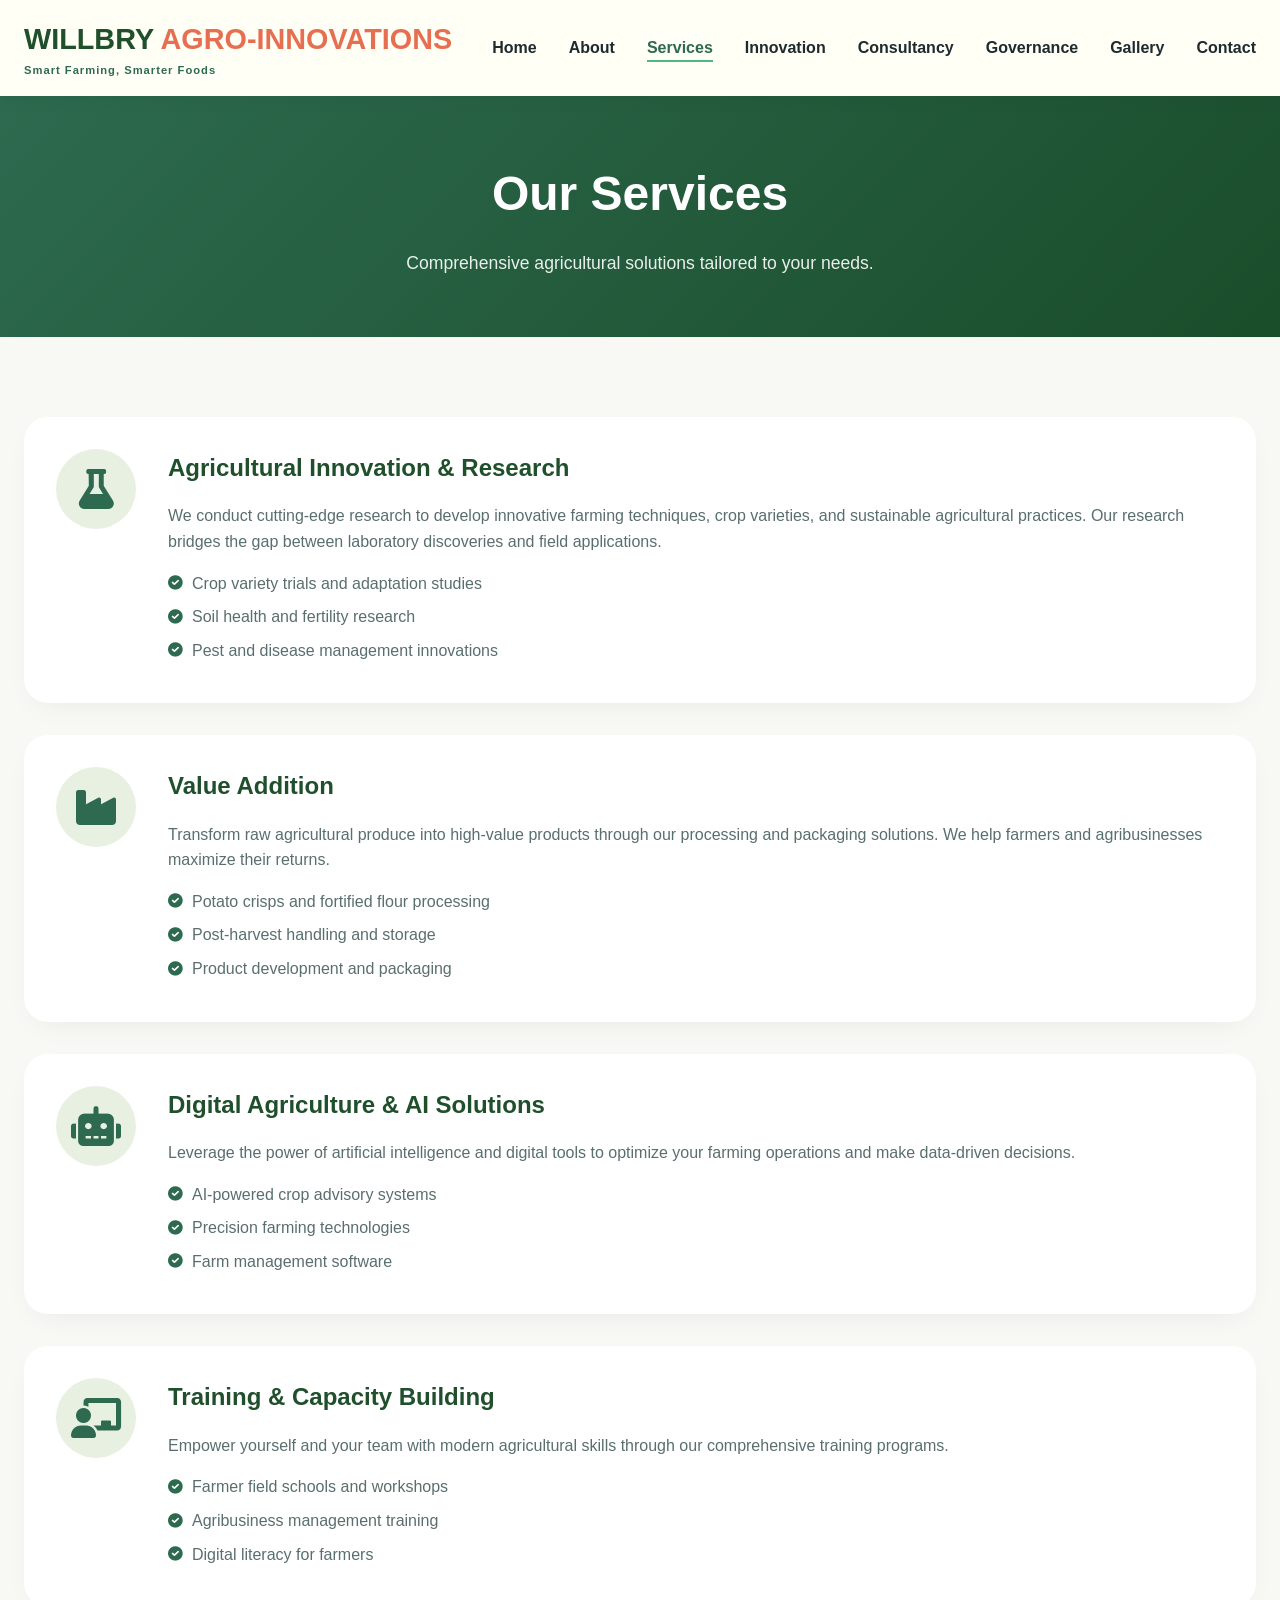
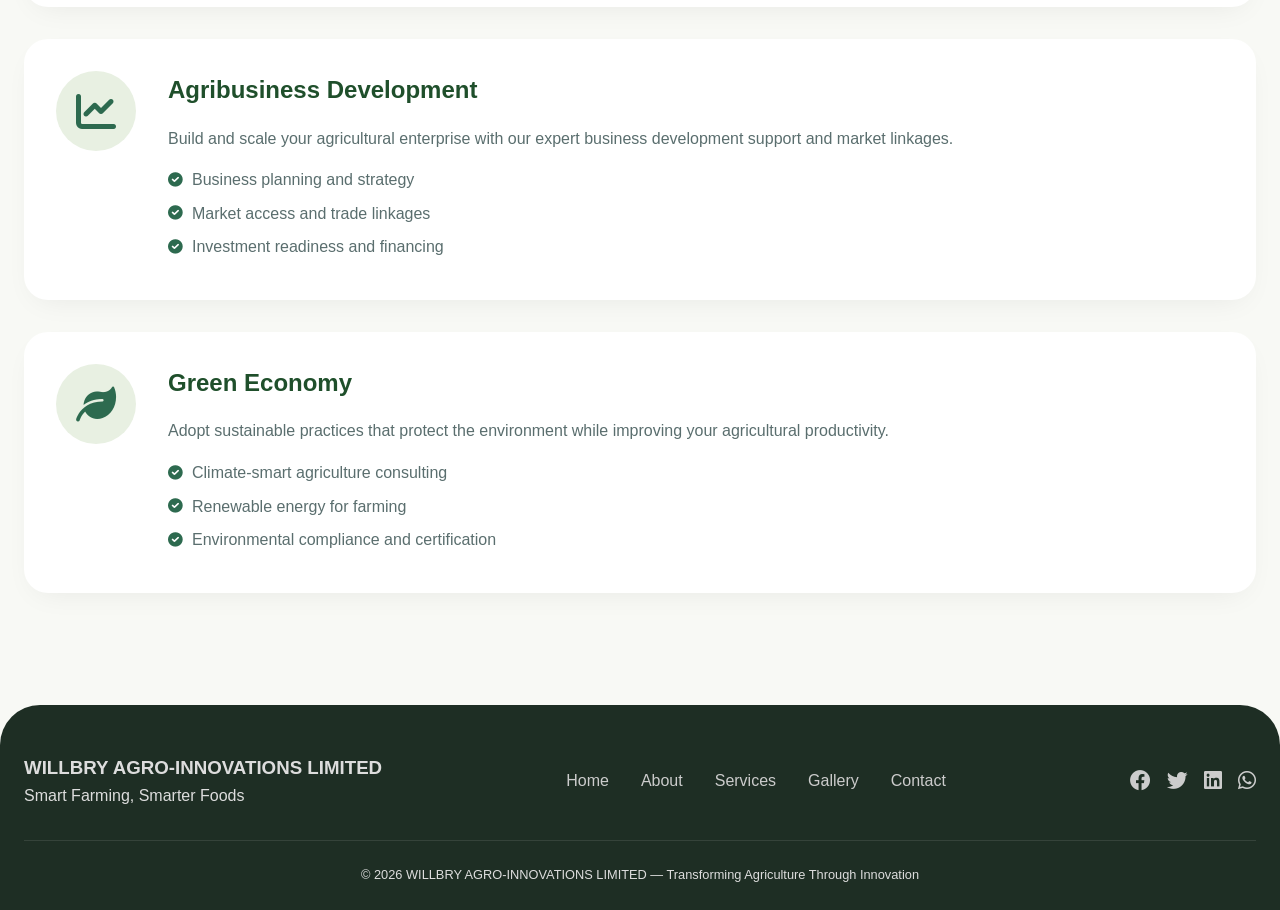
<file: services.html>
<!DOCTYPE html>
<html lang="en">

<head>
    <meta charset="UTF-8">
    <meta name="viewport" content="width=device-width, initial-scale=1.0">
    <title>WillBry Agro | Services - Smart Farming, Smarter Foods</title>
    <link rel="stylesheet" href="https://cdnjs.cloudflare.com/ajax/libs/font-awesome/6.0.0-beta3/css/all.min.css">
    <link rel="stylesheet" href="css/style.css">
</head>

<body>

    <nav class="navbar">
        <div class="container nav-flex">
            <div class="logo">
                <a href="index.html">
                    <h1>WILLBRY <span class="logo-accent">AGRO-INNOVATIONS</span></h1>
                    <p class="slogan">Smart Farming, Smarter Foods</p>
                </a>
            </div>
            <div class="menu-toggle" id="mobileMenu">
                <i class="fas fa-bars"></i>
            </div>
            <ul class="nav-links" id="navLinks">
                <li><a href="index.html" class="nav-link">Home</a></li>
                <li><a href="about.html" class="nav-link">About</a></li>
                <li><a href="services.html" class="nav-link active">Services</a></li>
                <li><a href="innovation.html" class="nav-link">Innovation</a></li>
                <li><a href="consultancy.html" class="nav-link">Consultancy</a></li>
                <li><a href="governance.html" class="nav-link">Governance</a></li>
                <li><a href="gallery.html" class="nav-link">Gallery</a></li>
                <li><a href="contact.html" class="nav-link">Contact</a></li>
            </ul>
        </div>
    </nav>

    <main>
        <div class="page-banner">
            <div class="container">
                <h1>Our Services</h1>
                <p>Comprehensive agricultural solutions tailored to your needs.</p>
            </div>
        </div>

        <section class="section">
            <div class="container">
                <div class="services-grid-full">
                    <div class="service-card-large">
                        <div class="service-icon"><i class="fas fa-flask"></i></div>
                        <div class="service-content">
                            <h3>Agricultural Innovation & Research</h3>
                            <p>We conduct cutting-edge research to develop innovative farming techniques, crop varieties, and sustainable agricultural practices. Our research bridges the gap between laboratory discoveries and field applications.</p>
                            <ul>
                                <li><i class="fas fa-check-circle"></i> Crop variety trials and adaptation studies</li>
                                <li><i class="fas fa-check-circle"></i> Soil health and fertility research</li>
                                <li><i class="fas fa-check-circle"></i> Pest and disease management innovations</li>
                            </ul>
                        </div>
                    </div>
                    <div class="service-card-large">
                        <div class="service-icon"><i class="fas fa-industry"></i></div>
                        <div class="service-content">
                            <h3>Value Addition</h3>
                            <p>Transform raw agricultural produce into high-value products through our processing and packaging solutions. We help farmers and agribusinesses maximize their returns.</p>
                            <ul>
                                <li><i class="fas fa-check-circle"></i> Potato crisps and fortified flour processing</li>
                                <li><i class="fas fa-check-circle"></i> Post-harvest handling and storage</li>
                                <li><i class="fas fa-check-circle"></i> Product development and packaging</li>
                            </ul>
                        </div>
                    </div>
                    <div class="service-card-large">
                        <div class="service-icon"><i class="fas fa-robot"></i></div>
                        <div class="service-content">
                            <h3>Digital Agriculture & AI Solutions</h3>
                            <p>Leverage the power of artificial intelligence and digital tools to optimize your farming operations and make data-driven decisions.</p>
                            <ul>
                                <li><i class="fas fa-check-circle"></i> AI-powered crop advisory systems</li>
                                <li><i class="fas fa-check-circle"></i> Precision farming technologies</li>
                                <li><i class="fas fa-check-circle"></i> Farm management software</li>
                            </ul>
                        </div>
                    </div>
                    <div class="service-card-large">
                        <div class="service-icon"><i class="fas fa-chalkboard-user"></i></div>
                        <div class="service-content">
                            <h3>Training & Capacity Building</h3>
                            <p>Empower yourself and your team with modern agricultural skills through our comprehensive training programs.</p>
                            <ul>
                                <li><i class="fas fa-check-circle"></i> Farmer field schools and workshops</li>
                                <li><i class="fas fa-check-circle"></i> Agribusiness management training</li>
                                <li><i class="fas fa-check-circle"></i> Digital literacy for farmers</li>
                            </ul>
                        </div>
                    </div>
                    <div class="service-card-large">
                        <div class="service-icon"><i class="fas fa-chart-line"></i></div>
                        <div class="service-content">
                            <h3>Agribusiness Development</h3>
                            <p>Build and scale your agricultural enterprise with our expert business development support and market linkages.</p>
                            <ul>
                                <li><i class="fas fa-check-circle"></i> Business planning and strategy</li>
                                <li><i class="fas fa-check-circle"></i> Market access and trade linkages</li>
                                <li><i class="fas fa-check-circle"></i> Investment readiness and financing</li>
                            </ul>
                        </div>
                    </div>
                    <div class="service-card-large">
                        <div class="service-icon"><i class="fas fa-leaf"></i></div>
                        <div class="service-content">
                            <h3>Green Economy</h3>
                            <p>Adopt sustainable practices that protect the environment while improving your agricultural productivity.</p>
                            <ul>
                                <li><i class="fas fa-check-circle"></i> Climate-smart agriculture consulting</li>
                                <li><i class="fas fa-check-circle"></i> Renewable energy for farming</li>
                                <li><i class="fas fa-check-circle"></i> Environmental compliance and certification</li>
                            </ul>
                        </div>
                    </div>
                </div>
            </div>
        </section>
    </main>

    <footer class="footer">
        <div class="container">
            <div class="footer-content">
                <div>
                    <h3>WILLBRY AGRO-INNOVATIONS LIMITED</h3>
                    <p>Smart Farming, Smarter Foods</p>
                </div>
                <div class="footer-links">
                    <a href="index.html">Home</a>
                    <a href="about.html">About</a>
                    <a href="services.html">Services</a>
                    <a href="gallery.html">Gallery</a>
                    <a href="contact.html">Contact</a>
                </div>
                <div class="footer-social">
                    <a href="#"><i class="fab fa-facebook"></i></a>
                    <a href="#"><i class="fab fa-twitter"></i></a>
                    <a href="#"><i class="fab fa-linkedin"></i></a>
                    <a href="#"><i class="fab fa-whatsapp"></i></a>
                </div>
            </div>
            <div class="footer-bottom">
                <p>&copy; 2025 WILLBRY AGRO-INNOVATIONS LIMITED — Transforming Agriculture Through Innovation</p>
            </div>
        </div>
    </footer>

    <script src="js/main.js"></script>
</body>

</html>
</file>
<file: css/style.css>
/* ================================================
   WILLBRY AGRO-INNOVATIONS - MASTER STYLESHEET
   Shared across all pages
   ================================================ */

* {
    margin: 0;
    padding: 0;
    box-sizing: border-box;
}

html,
body {
    overflow-x: hidden;
    width: 100%;
}

body {
    font-family: 'Segoe UI', Tahoma, Geneva, Verdana, sans-serif;
    background: #f8f9f5;
    color: #1e2a2e;
    line-height: 1.6;
}

.container {
    max-width: 1280px;
    margin: 0 auto;
    padding: 0 24px;
}


/* Navigation */

.navbar {
    background: rgba(255, 255, 245, 0.96);
    backdrop-filter: blur(10px);
    position: sticky;
    top: 0;
    z-index: 1000;
    box-shadow: 0 2px 20px rgba(0, 0, 0, 0.05);
    padding: 16px 0;
}

.nav-flex {
    display: flex;
    justify-content: space-between;
    align-items: center;
    flex-wrap: wrap;
}

.logo a {
    text-decoration: none;
}

.logo h1 {
    font-size: 1.8rem;
    font-weight: 800;
    color: #1f4f2b;
}

.logo-accent {
    color: #e76f51;
}

.slogan {
    font-size: 0.7rem;
    font-weight: 600;
    color: #2d6a4f;
    letter-spacing: 1px;
}

.nav-links {
    display: flex;
    gap: 2rem;
    list-style: none;
    flex-wrap: wrap;
}

.nav-links a {
    text-decoration: none;
    font-weight: 600;
    color: #1e2a2e;
    transition: 0.3s;
    padding-bottom: 4px;
}

.nav-links a:hover,
.nav-links a.active {
    color: #2d6a4f;
    border-bottom: 2px solid #52b788;
}

.menu-toggle {
    display: none;
    font-size: 1.6rem;
    cursor: pointer;
    color: #1f4f2b;
}


/* Buttons */

.btn-primary {
    background: #2d6a4f;
    color: white;
    padding: 12px 28px;
    border-radius: 50px;
    font-weight: 600;
    text-decoration: none;
    display: inline-flex;
    align-items: center;
    gap: 10px;
    border: none;
    cursor: pointer;
    transition: 0.3s;
}

.btn-primary:hover {
    background: #1f4f2b;
    transform: translateY(-2px);
    box-shadow: 0 4px 12px rgba(0, 0, 0, 0.1);
}

.btn-outline {
    background: transparent;
    border: 2px solid #2d6a4f;
    color: #2d6a4f;
    padding: 10px 24px;
    border-radius: 50px;
    font-weight: 600;
    text-decoration: none;
    display: inline-flex;
    align-items: center;
    gap: 8px;
    transition: 0.3s;
}

.btn-outline:hover {
    background: #2d6a4f;
    color: white;
}


/* Sections */

.section {
    padding: 80px 0;
}

.alt-bg {
    background: white;
}

.section-header {
    text-align: center;
    margin-bottom: 48px;
}

.section-title {
    font-size: 2.5rem;
    color: #1f4f2b;
    margin-bottom: 16px;
}

.section-divider {
    width: 80px;
    height: 4px;
    background: linear-gradient(90deg, #2d6a4f, #52b788);
    margin: 0 auto 20px;
    border-radius: 4px;
}

.section-subtitle {
    color: #5a6e6e;
    max-width: 700px;
    margin: 0 auto;
}


/* Hero Section (Homepage only) */

.hero {
    background: linear-gradient(135deg, #f0f7e8 0%, #e6f0e3 100%);
    padding: 60px 0 80px;
    border-radius: 0 0 40px 40px;
}

.hero-grid {
    display: flex;
    align-items: center;
    gap: 3rem;
    flex-wrap: wrap;
}

.hero-text {
    flex: 1;
}

.tag-badge {
    background: rgba(46, 125, 50, 0.1);
    padding: 6px 16px;
    border-radius: 50px;
    font-size: 0.8rem;
    font-weight: 600;
    color: #1f4f2b;
    display: inline-block;
    margin-bottom: 20px;
}

.hero-text h1 {
    font-size: 3.5rem;
    color: #1f4f2b;
    margin-bottom: 20px;
    line-height: 1.2;
}

.hero-text p {
    font-size: 1.1rem;
    color: #5a6e6e;
    margin-bottom: 28px;
}

.hero-buttons {
    display: flex;
    gap: 16px;
    flex-wrap: wrap;
    margin-bottom: 32px;
}

.hero-stats {
    display: flex;
    gap: 2.5rem;
    flex-wrap: wrap;
}

.stat-number {
    font-size: 2rem;
    font-weight: 800;
    color: #2d6a4f;
}

.stat-label {
    font-size: 0.8rem;
    color: #5a6e6e;
}

.hero-image {
    flex: 0.8;
    text-align: center;
    position: relative;
}

.main-icon {
    font-size: 10rem;
    color: #52b788;
}

.chip-icon {
    font-size: 4rem;
    color: #e76f51;
    position: absolute;
    bottom: 10px;
    right: 20px;
}


/* Cards Grid */

.cards-grid {
    display: grid;
    grid-template-columns: repeat(auto-fit, minmax(300px, 1fr));
    gap: 2rem;
}

.card {
    background: white;
    border-radius: 24px;
    padding: 2rem;
    box-shadow: 0 10px 30px -12px rgba(0, 0, 0, 0.08);
    transition: 0.3s;
    text-align: center;
}

.card:hover {
    transform: translateY(-6px);
    box-shadow: 0 20px 35px -12px rgba(0, 0, 0, 0.12);
}

.card-icon {
    font-size: 2.5rem;
    color: #2d6a4f;
    margin-bottom: 1rem;
}

.card h3 {
    font-size: 1.5rem;
    margin-bottom: 0.75rem;
    color: #1f4f2b;
}


/* Gallery Grid */

.gallery-grid {
    display: grid;
    grid-template-columns: repeat(auto-fill, minmax(320px, 1fr));
    gap: 25px;
    margin-top: 40px;
}

.gallery-item {
    position: relative;
    background: white;
    border-radius: 16px;
    overflow: hidden;
    box-shadow: 0 5px 15px rgba(0, 0, 0, 0.08);
    transition: 0.3s;
    cursor: pointer;
}

.gallery-item:hover {
    transform: translateY(-8px);
    box-shadow: 0 20px 35px rgba(0, 0, 0, 0.15);
}

.gallery-item img {
    width: 100%;
    height: 260px;
    object-fit: cover;
    display: block;
    transition: 0.5s;
}

.gallery-item:hover img {
    transform: scale(1.05);
}

.image-caption {
    position: absolute;
    bottom: 0;
    left: 0;
    right: 0;
    background: linear-gradient(to top, rgba(0, 0, 0, 0.85), rgba(0, 0, 0, 0.6), transparent);
    color: white;
    padding: 20px 15px 15px;
    font-size: 13px;
    font-weight: 600;
    text-align: center;
    transform: translateY(100%);
    transition: 0.4s;
}

.gallery-item:hover .image-caption {
    transform: translateY(0);
}

.hidden-item {
    display: none;
}

#showMoreBtn {
    background: linear-gradient(135deg, #2d6a4f, #1f4f2b);
    color: white;
    border: none;
    padding: 14px 35px;
    font-size: 16px;
    font-weight: 600;
    border-radius: 50px;
    cursor: pointer;
    display: inline-flex;
    align-items: center;
    gap: 12px;
    margin-top: 40px;
    transition: 0.3s;
}

#showMoreBtn:hover {
    transform: translateY(-2px);
    opacity: 0.95;
}

@keyframes fadeInUp {
    from {
        opacity: 0;
        transform: translateY(30px);
    }
    to {
        opacity: 1;
        transform: translateY(0);
    }
}

.show-item {
    animation: fadeInUp 0.5s ease forwards;
}


/* Innovation Grid */

.innovation-grid {
    display: grid;
    grid-template-columns: repeat(auto-fit, minmax(280px, 1fr));
    gap: 2rem;
}

.innovation-card {
    background: white;
    border-radius: 24px;
    padding: 2rem;
    text-align: center;
    box-shadow: 0 10px 30px -12px rgba(0, 0, 0, 0.08);
}

.innovation-card i {
    font-size: 2.8rem;
    color: #2d6a4f;
    margin-bottom: 1rem;
}

.sdg-banner {
    background: linear-gradient(135deg, #e8f5e9, #c8e6d9);
    border-radius: 24px;
    padding: 1.5rem;
    text-align: center;
    margin-top: 2rem;
}


/* Consultancy Grid */

.consultancy-grid {
    display: grid;
    grid-template-columns: repeat(auto-fit, minmax(280px, 1fr));
    gap: 2rem;
}

.consultancy-item {
    background: white;
    border-radius: 24px;
    padding: 2rem;
    text-align: center;
    box-shadow: 0 10px 30px -12px rgba(0, 0, 0, 0.08);
}

.consultancy-item i {
    font-size: 2.5rem;
    color: #2d6a4f;
    margin-bottom: 1rem;
}


/* Team Grid */

.team-grid {
    display: flex;
    flex-wrap: wrap;
    gap: 2rem;
    justify-content: center;
    margin-bottom: 2rem;
}

.team-card {
    background: white;
    border-radius: 28px;
    padding: 1.8rem;
    text-align: left;
    width: 280px;
    box-shadow: 0 10px 30px -12px rgba(0, 0, 0, 0.08);
    transition: 0.3s;
}

.team-card:hover {
    transform: translateY(-5px);
    box-shadow: 0 20px 35px -12px rgba(0, 0, 0, 0.15);
}

.team-avatar {
    text-align: center;
    margin-bottom: 1rem;
}

.team-avatar i {
    font-size: 3rem;
    background: #fefae0;
    padding: 1rem;
    border-radius: 60%;
    color: #2d6a4f;
}

.team-card h3 {
    font-size: 1.2rem;
    margin-bottom: 0.25rem;
    color: #1f4f2b;
    text-align: center;
}

.team-title {
    color: #e76f51;
    font-weight: 600;
    font-size: 0.85rem;
    margin-bottom: 1rem;
    text-align: center;
}

.team-responsibilities {
    margin-top: 1rem;
    padding-top: 1rem;
    border-top: 1px solid #e9ecef;
}

.team-responsibilities p {
    font-size: 0.75rem;
    color: #5a6e6e;
    margin-bottom: 0.6rem;
    display: flex;
    align-items: center;
    gap: 8px;
}

.team-responsibilities i {
    font-size: 0.7rem;
    color: #2d6a4f;
    width: 16px;
}

.partnership-box {
    background: #74c69d;
    border-radius: 24px;
    padding: 1.5rem;
    text-align: center;
    margin-top: 2rem;
}


/* Contact */

.contact-wrapper {
    display: flex;
    flex-wrap: wrap;
    gap: 3rem;
    background: white;
    border-radius: 32px;
    padding: 2.5rem;
    box-shadow: 0 10px 30px -12px rgba(0, 0, 0, 0.08);
}

.contact-info {
    flex: 1;
}

.contact-info h3 {
    font-size: 1.5rem;
    color: #1f4f2b;
    margin-bottom: 1rem;
}

.contact-detail {
    display: flex;
    align-items: center;
    gap: 1rem;
    margin-bottom: 1.2rem;
    padding: 0.5rem 0;
    border-bottom: 1px dashed #e9ecef;
}

.contact-detail i {
    width: 30px;
    color: #2d6a4f;
    font-size: 1.2rem;
}

.future-badge {
    background: #fefae0;
    padding: 1rem;
    border-radius: 20px;
    margin-top: 1.5rem;
    display: flex;
    align-items: center;
    gap: 10px;
    flex-wrap: wrap;
}

.contact-form-container {
    flex: 1;
}

.contact-form-container h3 {
    font-size: 1.5rem;
    color: #1f4f2b;
    margin-bottom: 1.5rem;
}

.form-group {
    margin-bottom: 1.2rem;
}

.form-group input,
.form-group textarea {
    width: 100%;
    padding: 14px 18px;
    border: 1.5px solid #e9ecef;
    border-radius: 60px;
    font-size: 0.95rem;
    transition: 0.3s;
    background: #fefefc;
}

.form-group textarea {
    border-radius: 24px;
    resize: vertical;
}

.form-group input:focus,
.form-group textarea:focus {
    outline: none;
    border-color: #2d6a4f;
}

.form-status {
    margin-top: 1rem;
    padding: 0.75rem;
    border-radius: 60px;
    text-align: center;
    font-size: 0.85rem;
}

.form-status.success {
    background: #d4edda;
    color: #155724;
}

.form-status.error {
    background: #f8d7da;
    color: #721c24;
}


/* Footer */

.footer {
    background: #1e2e24;
    color: #ddd;
    padding: 3rem 0 1.5rem;
    border-radius: 40px 40px 0 0;
    margin-top: 2rem;
}

.footer-content {
    display: flex;
    justify-content: space-between;
    align-items: center;
    flex-wrap: wrap;
    gap: 2rem;
    margin-bottom: 2rem;
}

.footer-links {
    display: flex;
    gap: 2rem;
    flex-wrap: wrap;
}

.footer-links a {
    color: #ccc;
    text-decoration: none;
    transition: 0.3s;
}

.footer-links a:hover {
    color: #52b788;
}

.footer-social {
    display: flex;
    gap: 1rem;
    flex-wrap: wrap;
}

.footer-social a {
    color: #ccc;
    font-size: 1.3rem;
    transition: 0.3s;
}

.footer-social a:hover {
    color: #52b788;
    transform: translateY(-3px);
}

.footer-bottom {
    text-align: center;
    padding-top: 1.5rem;
    border-top: 1px solid rgba(255, 255, 255, 0.1);
    font-size: 0.8rem;
}


/* Page Banner (for inner pages) */

.page-banner {
    background: linear-gradient(135deg, #2d6a4f, #1a4d2a);
    color: white;
    padding: 60px 0;
    text-align: center;
}

.page-banner h1 {
    font-size: 3rem;
    margin-bottom: 16px;
}

.page-banner p {
    font-size: 1.1rem;
    opacity: 0.9;
    max-width: 700px;
    margin: 0 auto;
}


/* Responsive */

@media (max-width: 850px) {
    .nav-links {
        display: none;
        width: 100%;
        flex-direction: column;
        gap: 1rem;
        margin-top: 1rem;
        padding: 1rem 0;
    }
    .nav-links.show {
        display: flex;
    }
    .menu-toggle {
        display: block;
    }
    .hero-text h1 {
        font-size: 2.2rem;
    }
    .hero-grid {
        flex-direction: column;
        text-align: center;
    }
    .hero-buttons {
        justify-content: center;
    }
    .hero-stats {
        justify-content: center;
    }
    .section-title {
        font-size: 1.8rem;
    }
    .contact-wrapper {
        padding: 1.5rem;
    }
    .page-banner h1 {
        font-size: 2rem;
    }
}

@media (max-width: 768px) {
    .image-caption {
        transform: translateY(0);
        background: linear-gradient(to top, rgba(0, 0, 0, 0.8), rgba(0, 0, 0, 0.5));
    }
    .gallery-item img {
        height: 220px;
    }
    .gallery-grid {
        grid-template-columns: 1fr;
    }
    .team-card {
        width: 100%;
        max-width: 320px;
    }
    .hero-image {
        display: none;
    }
}


/* ================================================
   NEW STYLES FOR UPDATED SECTIONS
   ================================================ */


/* Founder Quote */

.founder-quote {
    background: rgba(45, 106, 79, 0.08);
    padding: 20px 25px;
    border-radius: 20px;
    margin: 25px 0;
    border-left: 4px solid #e76f51;
    display: flex;
    gap: 15px;
    align-items: flex-start;
}

.founder-quote i {
    color: #e76f51;
    font-size: 1.5rem;
    margin-top: 5px;
}

.founder-quote p {
    margin: 0;
    font-size: 0.95rem;
    color: #3c543c;
    font-style: italic;
}


/* Services Grid */

.services-grid {
    display: grid;
    grid-template-columns: repeat(auto-fit, minmax(320px, 1fr));
    gap: 2rem;
}

.service-card {
    background: white;
    border-radius: 24px;
    padding: 2rem;
    text-align: center;
    box-shadow: 0 10px 30px -12px rgba(0, 0, 0, 0.08);
    transition: 0.3s;
}

.service-card:hover {
    transform: translateY(-6px);
    box-shadow: 0 20px 35px -12px rgba(0, 0, 0, 0.12);
}

.service-card i {
    font-size: 2.5rem;
    color: #2d6a4f;
    margin-bottom: 1rem;
}

.service-card h3 {
    font-size: 1.3rem;
    margin-bottom: 0.75rem;
    color: #1f4f2b;
}

.service-card p {
    color: #5a6e6e;
    font-size: 0.9rem;
}


/* Why Choose Us Grid */

.why-choose-grid {
    display: grid;
    grid-template-columns: repeat(auto-fit, minmax(250px, 1fr));
    gap: 2rem;
}

.why-card {
    background: white;
    border-radius: 20px;
    padding: 2rem;
    text-align: center;
    box-shadow: 0 10px 30px -12px rgba(0, 0, 0, 0.08);
    transition: 0.3s;
}

.why-card:hover {
    transform: translateY(-5px);
}

.why-icon {
    width: 70px;
    height: 70px;
    background: #e8f0e2;
    border-radius: 50%;
    display: flex;
    align-items: center;
    justify-content: center;
    margin: 0 auto 1rem;
}

.why-icon i {
    font-size: 2rem;
    color: #2d6a4f;
}

.why-card h3 {
    font-size: 1.2rem;
    margin-bottom: 0.75rem;
    color: #1f4f2b;
}

.why-card p {
    color: #5a6e6e;
    font-size: 0.9rem;
}


/* Services Page - Large Cards */

.services-grid-full {
    display: flex;
    flex-direction: column;
    gap: 2rem;
}

.service-card-large {
    display: flex;
    gap: 2rem;
    background: white;
    border-radius: 24px;
    padding: 2rem;
    box-shadow: 0 10px 30px -12px rgba(0, 0, 0, 0.08);
    transition: 0.3s;
    flex-wrap: wrap;
}

.service-card-large:hover {
    transform: translateX(5px);
}

.service-icon {
    width: 80px;
    height: 80px;
    background: #e8f0e2;
    border-radius: 50%;
    display: flex;
    align-items: center;
    justify-content: center;
    flex-shrink: 0;
}

.service-icon i {
    font-size: 2.5rem;
    color: #2d6a4f;
}

.service-content {
    flex: 1;
}

.service-content h3 {
    font-size: 1.5rem;
    margin-bottom: 1rem;
    color: #1f4f2b;
}

.service-content p {
    color: #5a6e6e;
    margin-bottom: 1rem;
}

.service-content ul {
    list-style: none;
    padding: 0;
}

.service-content ul li {
    margin-bottom: 0.5rem;
    color: #5a6e6e;
    display: flex;
    align-items: center;
    gap: 10px;
}

.service-content ul li i {
    color: #2d6a4f;
    font-size: 0.9rem;
}


/* Team Grid New - With Images */

.team-grid-new {
    display: grid;
    grid-template-columns: repeat(auto-fit, minmax(350px, 1fr));
    gap: 2rem;
    margin-bottom: 2rem;
}

.team-card-new {
    background: white;
    border-radius: 28px;
    overflow: hidden;
    box-shadow: 0 10px 30px -12px rgba(0, 0, 0, 0.08);
    transition: 0.3s;
}

.team-card-new:hover {
    transform: translateY(-5px);
    box-shadow: 0 20px 35px -12px rgba(0, 0, 0, 0.15);
}

.team-image {
    width: 100%;
    height: 280px;
    overflow: hidden;
}

.team-image img {
    width: 100%;
    height: 100%;
    object-fit: cover;
    transition: 0.5s;
}

.team-card-new:hover .team-image img {
    transform: scale(1.05);
}

.team-info {
    padding: 1.5rem;
}

.team-info h3 {
    font-size: 1.3rem;
    color: #1f4f2b;
    margin-bottom: 0.25rem;
}

.team-title {
    color: #e76f51;
    font-weight: 600;
    font-size: 0.85rem;
    margin-bottom: 1rem;
}

.team-bio {
    margin-bottom: 1rem;
    padding-bottom: 1rem;
    border-bottom: 1px solid #e9ecef;
}

.team-bio p {
    font-size: 0.85rem;
    color: #5a6e6e;
    line-height: 1.5;
}

.team-responsibilities {
    margin-top: 0.5rem;
}

.team-responsibilities p {
    font-size: 0.75rem;
    color: #5a6e6e;
    margin-bottom: 0.6rem;
    display: flex;
    align-items: center;
    gap: 8px;
}

.team-responsibilities i {
    font-size: 0.7rem;
    color: #2d6a4f;
    width: 16px;
}


/* Responsive */

@media (max-width: 768px) {
    .services-grid,
    .why-choose-grid {
        grid-template-columns: 1fr;
    }
    .service-card-large {
        flex-direction: column;
        text-align: center;
    }
    .service-icon {
        margin: 0 auto;
    }
    .service-content ul li {
        justify-content: center;
    }
    .team-grid-new {
        grid-template-columns: 1fr;
    }
    .founder-quote {
        flex-direction: column;
    }
    .logo h1 {
        font-size: 1.2rem;
    }
}
</file>
